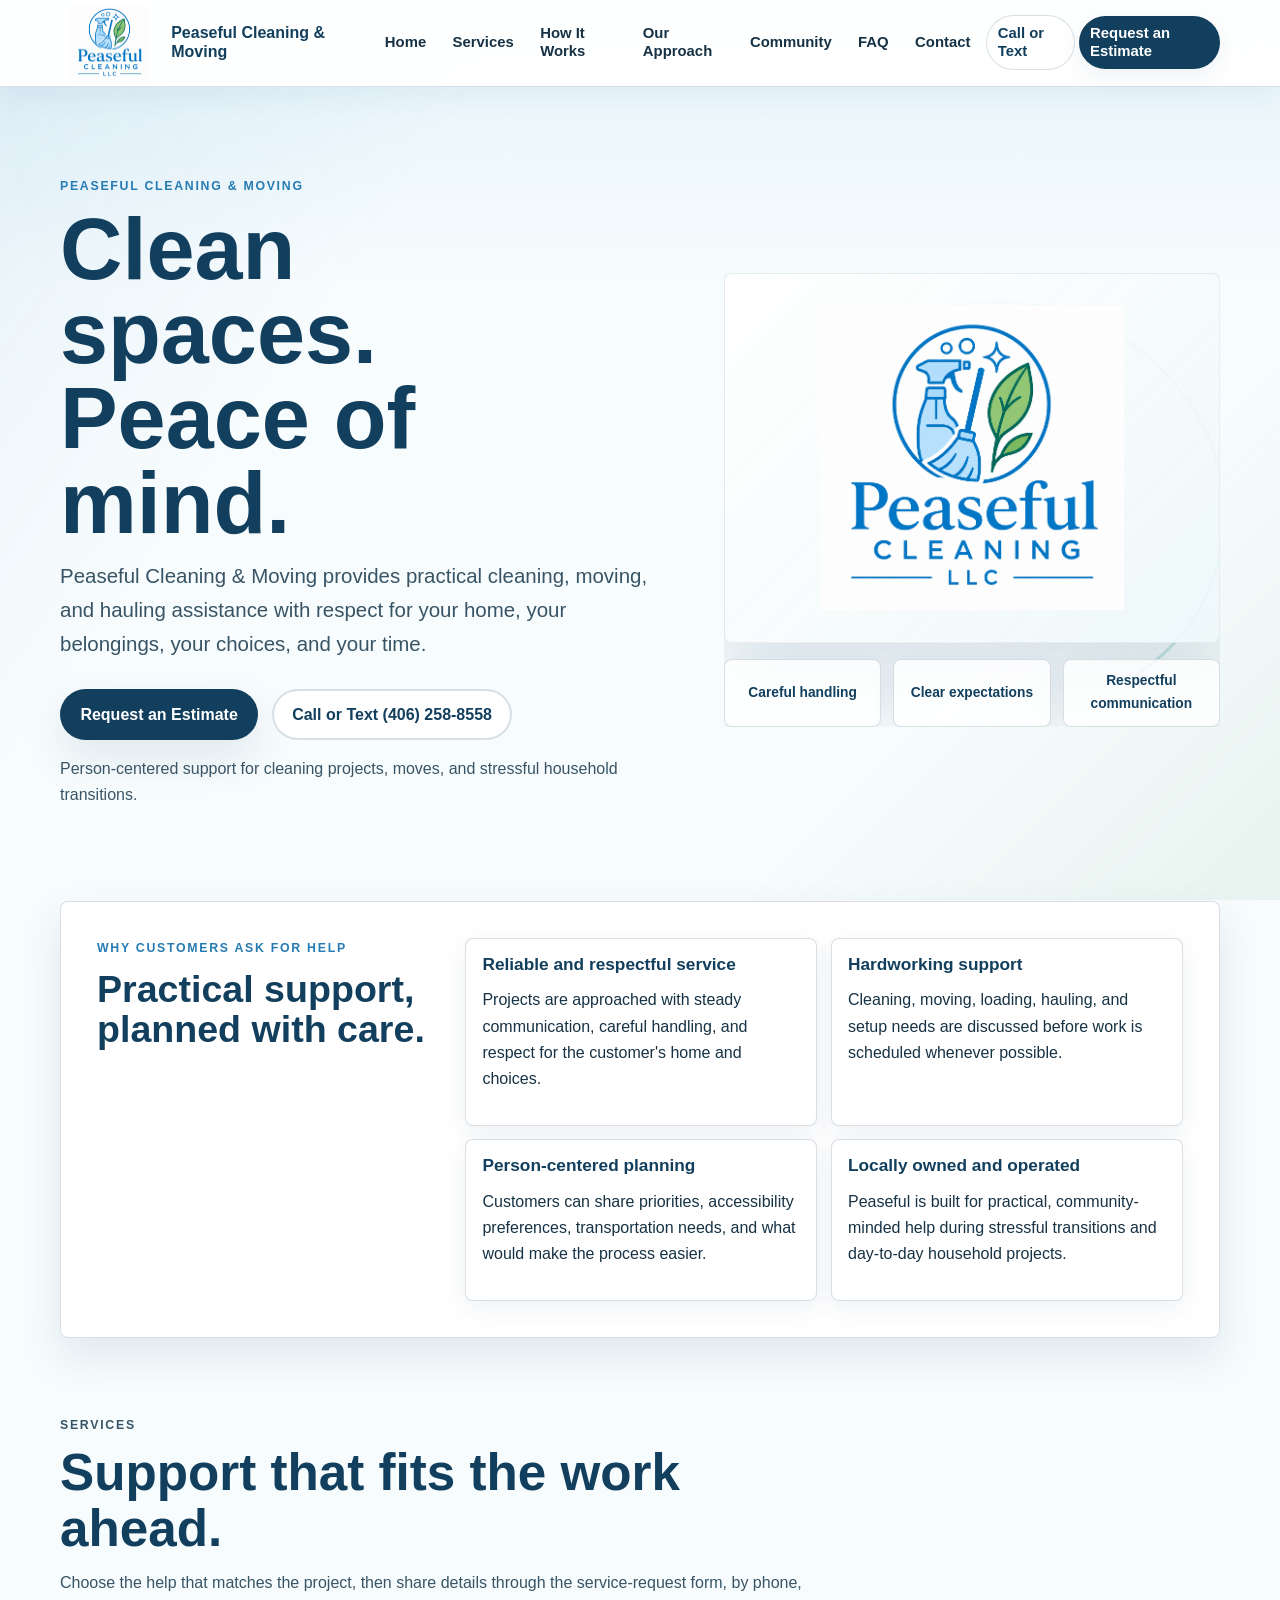
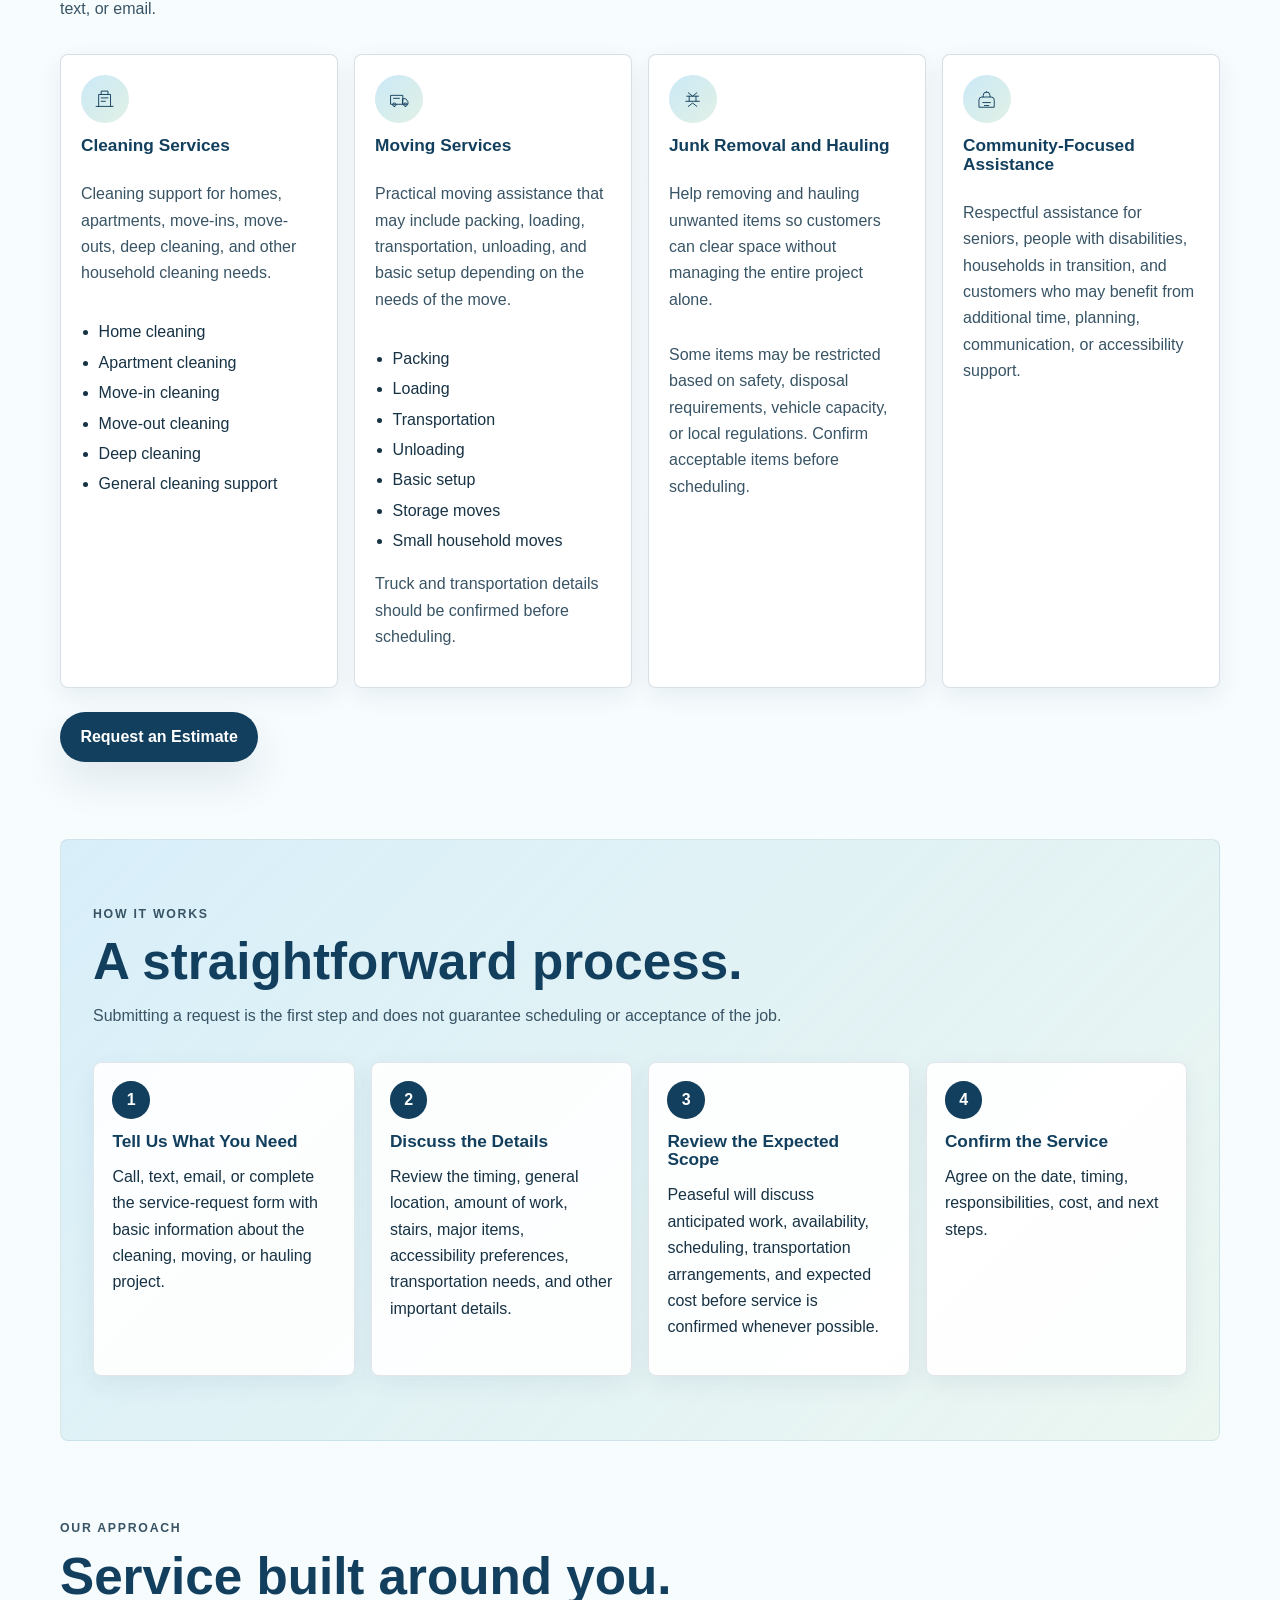
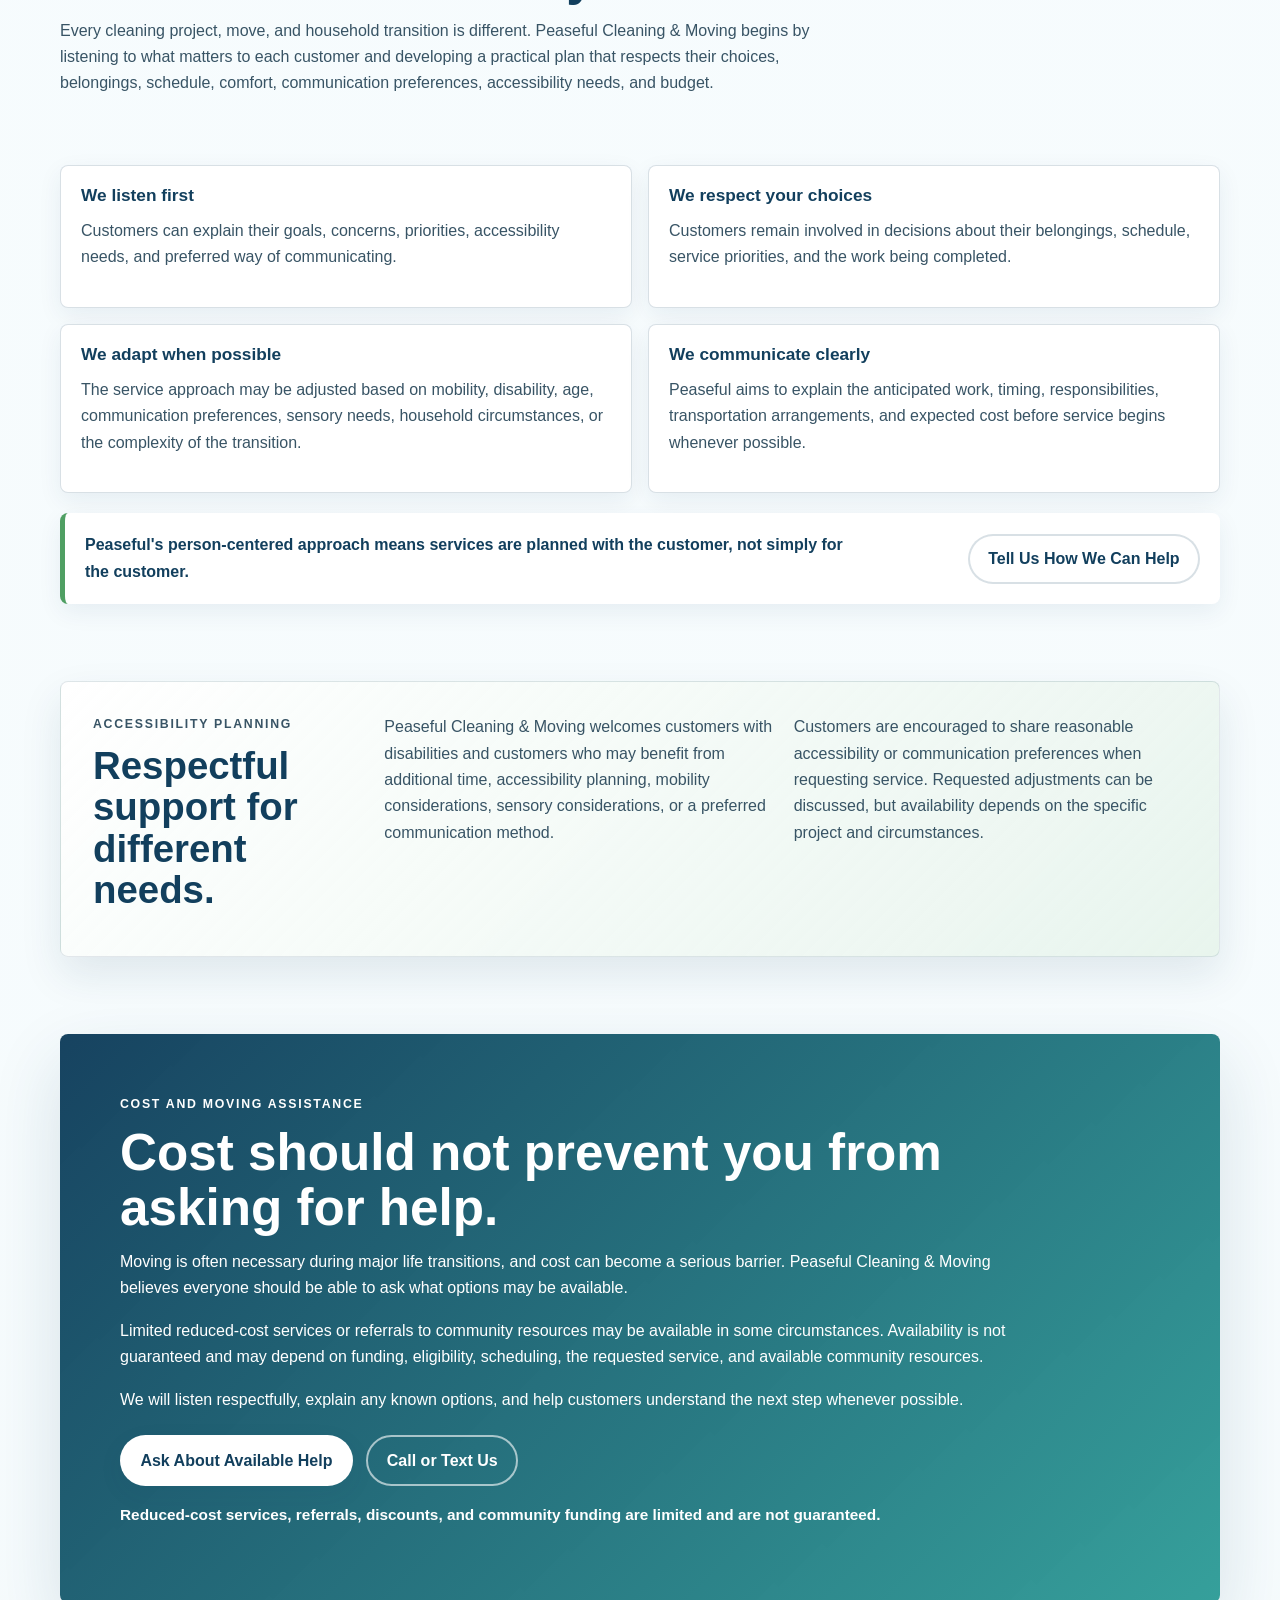
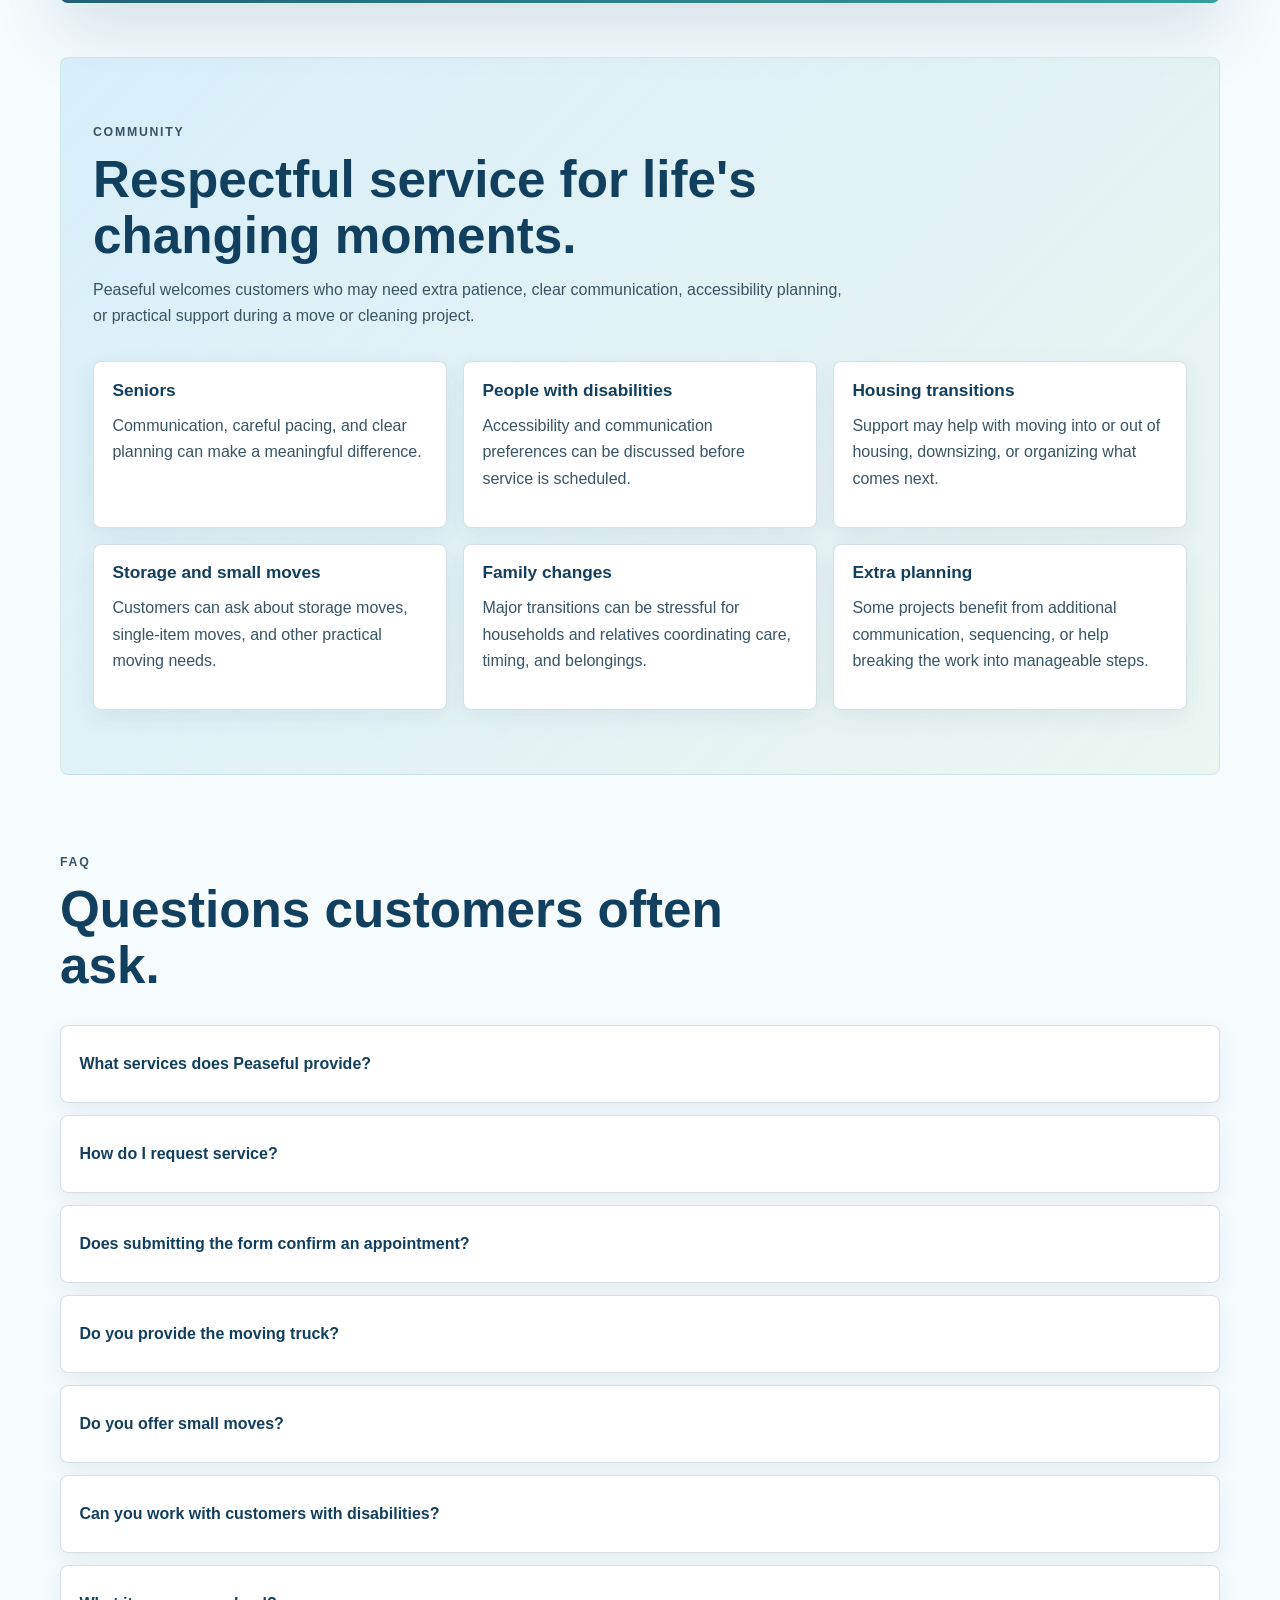
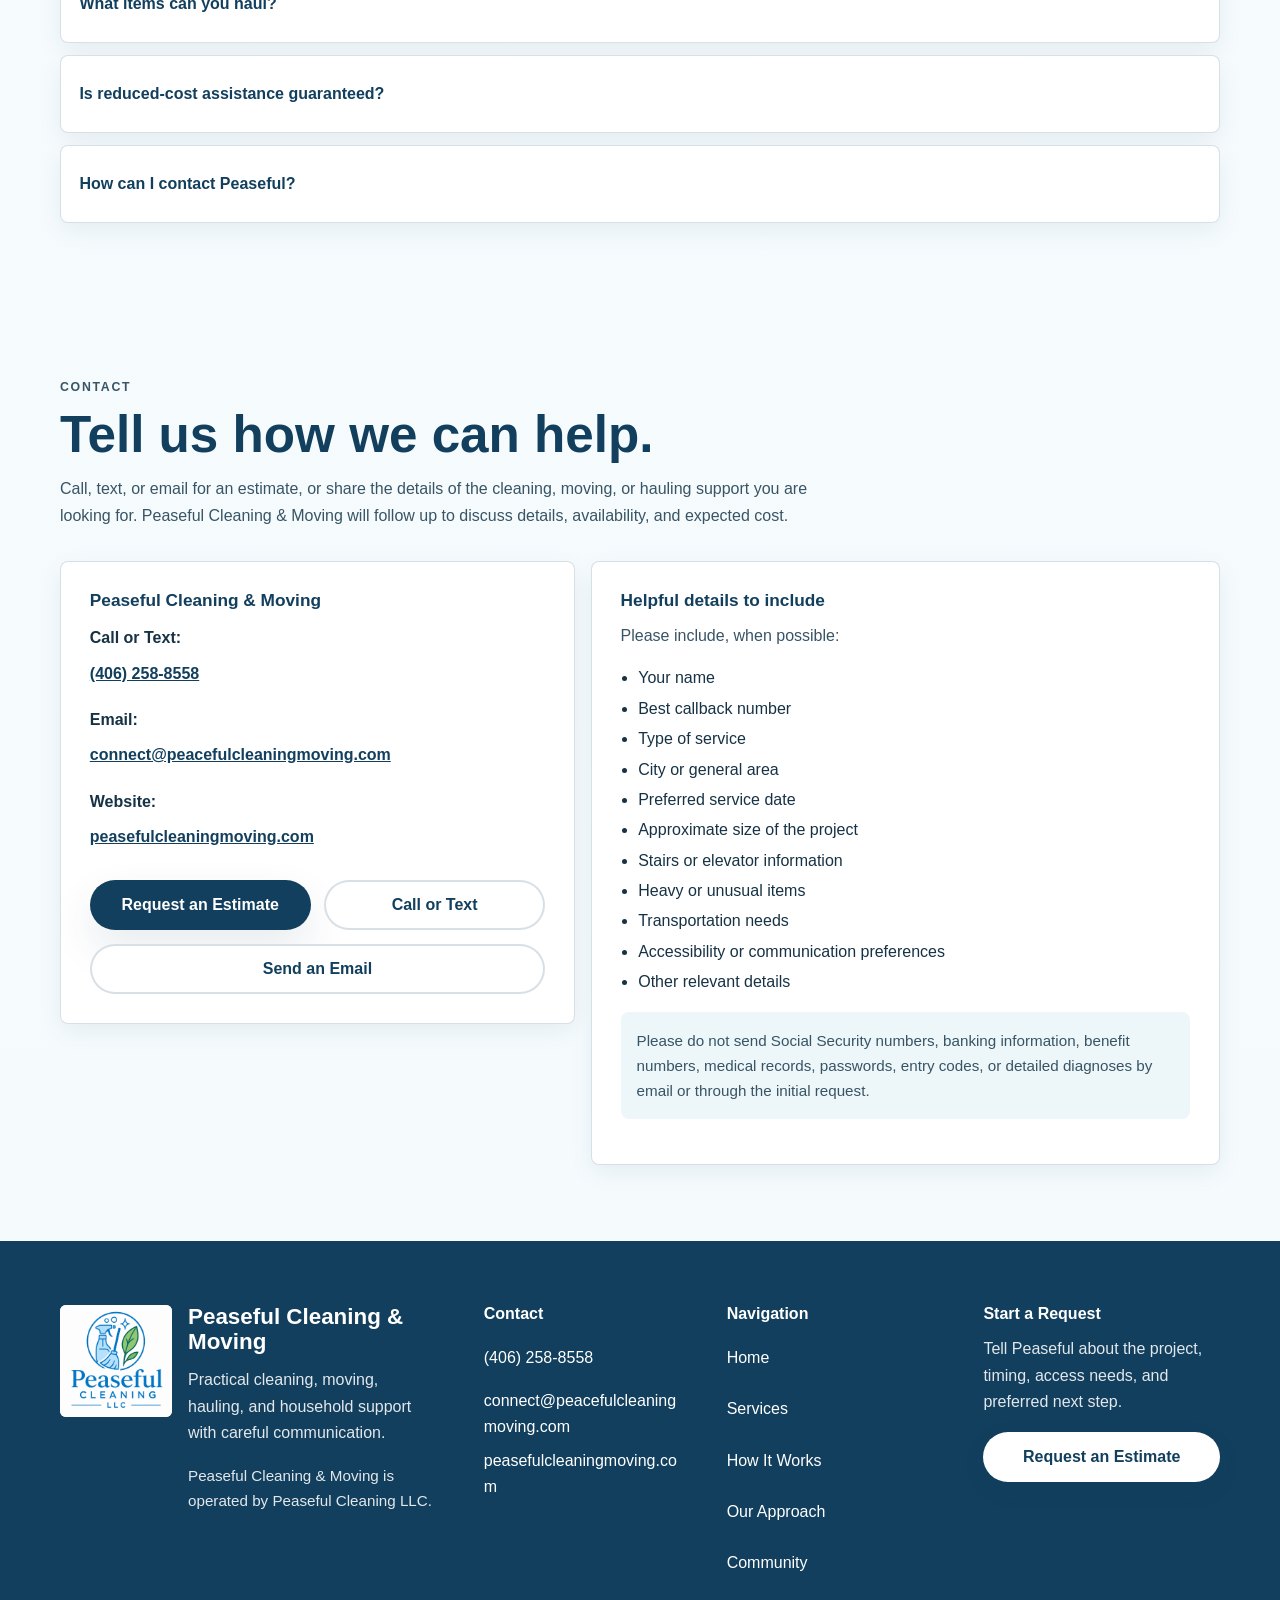
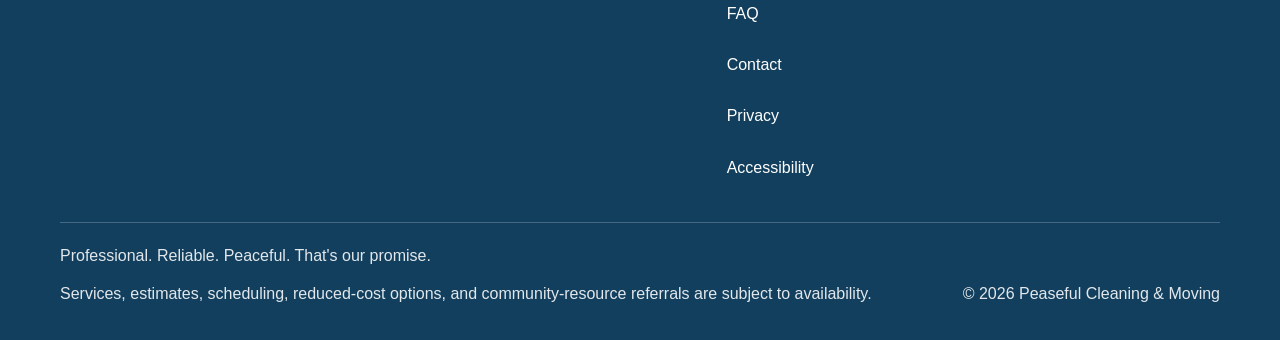
<file: index.html>
<!DOCTYPE html>
<!-- LIVE PEASEFUL BUILD: 2026-07-28-live-deployment-fix -->
<html lang="en">
  <head>
    <meta charset="UTF-8" />
    <meta name="viewport" content="width=device-width, initial-scale=1.0" />
    <title>Peaseful Cleaning &amp; Moving | Cleaning, Moving and Hauling Assistance</title>
    <meta
      name="description"
      content="Peaseful Cleaning &amp; Moving provides cleaning, moving, packing, loading, hauling, and person-centered practical assistance. Call or text (406) 258-8558 or request service online."
    />
    <meta name="robots" content="index, follow" />
    <meta name="site-version" content="2026-07-28-live-deployment-fix" />
    <meta property="og:title" content="Peaseful Cleaning &amp; Moving | Cleaning, Moving and Hauling Assistance" />
    <meta
      property="og:description"
      content="Practical cleaning, moving, packing, loading, hauling, and person-centered support for household transitions."
    />
    <meta property="og:type" content="website" />
    <meta property="og:url" content="https://peasefulcleaningmoving.com/" />
    <meta property="og:image" content="https://peasefulcleaningmoving.com/assets/images/Scottyupdatedlogo.png?v=20260728-2" />
    <meta name="twitter:card" content="summary_large_image" />
    <meta name="twitter:title" content="Peaseful Cleaning &amp; Moving | Cleaning, Moving and Hauling Assistance" />
    <meta
      name="twitter:description"
      content="Peaseful Cleaning &amp; Moving provides person-centered cleaning, moving, hauling, and practical household support."
    />
    <meta name="twitter:image" content="https://peasefulcleaningmoving.com/assets/images/Scottyupdatedlogo.png?v=20260728-2" />
    <link rel="canonical" href="https://peasefulcleaningmoving.com/" />
    <link rel="icon" href="assets/images/Scottyupdatedlogo.png?v=20260728-2" type="image/png" />
    <link rel="apple-touch-icon" href="assets/images/Scottyupdatedlogo.png?v=20260728-2" />
    <link rel="stylesheet" href="assets/css/styles.css?v=20260728-2" />
    <script src="assets/js/site-config.js?v=20260728-2"></script>
    <script type="application/ld+json">
      {
        "@context": "https://schema.org",
        "@type": "LocalBusiness",
        "name": "Peaseful Cleaning & Moving",
        "legalName": "Peaseful Cleaning LLC",
        "telephone": "+1-406-258-8558",
        "email": "connect@peacefulcleaningmoving.com",
        "url": "https://peasefulcleaningmoving.com/",
        "image": "https://peasefulcleaningmoving.com/assets/images/Scottyupdatedlogo.png?v=20260728-2",
        "description": "Cleaning, moving, packing, loading, hauling, and person-centered practical assistance.",
        "serviceType": [
          "Cleaning services",
          "Moving assistance",
          "Packing assistance",
          "Loading and unloading",
          "Junk removal and hauling",
          "Move-out support"
        ],
        "contactPoint": {
          "@type": "ContactPoint",
          "telephone": "+1-406-258-8558",
          "email": "connect@peacefulcleaningmoving.com",
          "contactType": "customer service",
          "url": "https://docs.google.com/forms/d/e/1FAIpQLSd6QsJS59XAuS-vF_X2EAfSVpB3HetuZB6QCgkYr1fngPyiOQ/viewform"
        }
      }
    </script>
  </head>
  <body class="no-js">
    <a class="skip-link" href="#main-content">Skip to content</a>

    <header class="site-header">
      <nav class="site-nav" aria-label="Primary">
        <a class="brand" href="index.html" aria-label="Peaseful Cleaning &amp; Moving home">
          <img src="assets/images/Scottyupdatedlogo.png?v=20260728-2" width="1254" height="1254" alt="Peaseful Cleaning &amp; Moving logo" />
          <span>Peaseful Cleaning &amp; Moving</span>
        </a>

        <button class="nav-toggle" type="button" aria-expanded="false" aria-controls="site-menu" aria-label="Toggle navigation">
          <span aria-hidden="true"></span>
          <span aria-hidden="true"></span>
          <span aria-hidden="true"></span>
        </button>

        <div id="site-menu" class="site-menu">
          <a href="#home">Home</a>
          <a href="#services">Services</a>
          <a href="#how-it-works">How It Works</a>
          <a href="#approach">Our Approach</a>
          <a href="#community">Community</a>
          <a href="#faq">FAQ</a>
          <a href="#contact">Contact</a>
          <a class="header-phone" href="tel:+14062588558">Call or Text</a>
          <a
            class="nav-cta"
            href="https://docs.google.com/forms/d/e/1FAIpQLSd6QsJS59XAuS-vF_X2EAfSVpB3HetuZB6QCgkYr1fngPyiOQ/viewform"
            target="_blank"
            rel="noopener noreferrer"
            aria-label="Request an Estimate, opens Google Form in a new tab"
          >Request an Estimate</a>
        </div>
      </nav>
    </header>

    <main id="main-content">
      <section id="home" class="hero section">
        <div class="hero-copy">
          <p class="eyebrow">Peaseful Cleaning &amp; Moving</p>
          <h1>Clean spaces. Peace of mind.</h1>
          <p class="hero-text">
            Peaseful Cleaning &amp; Moving provides practical cleaning, moving, and hauling assistance with respect for your home, your belongings, your choices, and your time.
          </p>
          <div class="hero-actions">
            <a
              class="button button-primary"
              href="https://docs.google.com/forms/d/e/1FAIpQLSd6QsJS59XAuS-vF_X2EAfSVpB3HetuZB6QCgkYr1fngPyiOQ/viewform"
              target="_blank"
              rel="noopener noreferrer"
              aria-label="Request an Estimate, opens Google Form in a new tab"
            >Request an Estimate</a>
            <a class="button button-secondary" href="tel:+14062588558">Call or Text (406) 258-8558</a>
          </div>
          <p class="hero-support">Person-centered support for cleaning projects, moves, and stressful household transitions.</p>
        </div>

        <div class="hero-media" aria-label="Brand visual">
          <div class="hero-logo-frame">
            <img class="hero-logo" src="assets/images/Scottyupdatedlogo.png?v=20260728-2" width="1254" height="1254" alt="Peaseful Cleaning &amp; Moving logo" />
          </div>
          <div class="hero-proof" aria-label="Service priorities">
            <span>Careful handling</span>
            <span>Clear expectations</span>
            <span>Respectful communication</span>
          </div>
        </div>
      </section>

      <section class="trust-band" aria-labelledby="trust-title">
        <div class="trust-heading">
          <p class="eyebrow">Why customers ask for help</p>
          <h2 id="trust-title">Practical support, planned with care.</h2>
        </div>
        <div class="trust-grid">
          <article>
            <h3>Reliable and respectful service</h3>
            <p>Projects are approached with steady communication, careful handling, and respect for the customer's home and choices.</p>
          </article>
          <article>
            <h3>Hardworking support</h3>
            <p>Cleaning, moving, loading, hauling, and setup needs are discussed before work is scheduled whenever possible.</p>
          </article>
          <article>
            <h3>Person-centered planning</h3>
            <p>Customers can share priorities, accessibility preferences, transportation needs, and what would make the process easier.</p>
          </article>
          <article>
            <h3>Locally owned and operated</h3>
            <p>Peaseful is built for practical, community-minded help during stressful transitions and day-to-day household projects.</p>
          </article>
        </div>
      </section>

      <section id="services" class="section">
        <div class="section-heading">
          <p class="eyebrow">Services</p>
          <h2>Support that fits the work ahead.</h2>
          <p>Choose the help that matches the project, then share details through the service-request form, by phone, text, or email.</p>
        </div>

        <div class="card-grid service-grid">
          <article class="service-card">
            <div class="service-icon" aria-hidden="true">
              <svg viewBox="0 0 64 64"><path d="M12 48h40"/><path d="M18 48V20h28v28"/><path d="M24 20V12h16v8"/><path d="M24 28h16"/><path d="M24 36h10"/></svg>
            </div>
            <h3>Cleaning Services</h3>
            <p>Cleaning support for homes, apartments, move-ins, move-outs, deep cleaning, and other household cleaning needs.</p>
            <ul>
              <li>Home cleaning</li>
              <li>Apartment cleaning</li>
              <li>Move-in cleaning</li>
              <li>Move-out cleaning</li>
              <li>Deep cleaning</li>
              <li>General cleaning support</li>
            </ul>
          </article>

          <article class="service-card">
            <div class="service-icon" aria-hidden="true">
              <svg viewBox="0 0 64 64"><path d="M14 43h28V22H14z"/><path d="M42 30h7l5 7v6H42z"/><path d="M22 48a4 4 0 1 0 0-8 4 4 0 0 0 0 8z"/><path d="M48 48a4 4 0 1 0 0-8 4 4 0 0 0 0 8z"/><path d="M20 29h14"/></svg>
            </div>
            <h3>Moving Services</h3>
            <p>Practical moving assistance that may include packing, loading, transportation, unloading, and basic setup depending on the needs of the move.</p>
            <ul>
              <li>Packing</li>
              <li>Loading</li>
              <li>Transportation</li>
              <li>Unloading</li>
              <li>Basic setup</li>
              <li>Storage moves</li>
              <li>Small household moves</li>
            </ul>
            <p class="service-note">Truck and transportation details should be confirmed before scheduling.</p>
          </article>

          <article class="service-card">
            <div class="service-icon" aria-hidden="true">
              <svg viewBox="0 0 64 64"><path d="M18 24h28"/><path d="M16 36h32"/><path d="M22 16l10 8 10-8"/><path d="M22 48l10-8 10 8"/><path d="M24 24v12"/><path d="M40 24v12"/></svg>
            </div>
            <h3>Junk Removal and Hauling</h3>
            <p>Help removing and hauling unwanted items so customers can clear space without managing the entire project alone.</p>
            <p class="service-note">Some items may be restricted based on safety, disposal requirements, vehicle capacity, or local regulations. Confirm acceptable items before scheduling.</p>
          </article>

          <article class="service-card">
            <div class="service-icon" aria-hidden="true">
              <svg viewBox="0 0 64 64"><path d="M32 14a8 8 0 0 1 8 8v4h3a7 7 0 0 1 7 7v17H14V33a7 7 0 0 1 7-7h3v-4a8 8 0 0 1 8-8z"/><path d="M24 26h16"/><path d="M23 39h18"/><path d="M27 46h10"/></svg>
            </div>
            <h3>Community-Focused Assistance</h3>
            <p>Respectful assistance for seniors, people with disabilities, households in transition, and customers who may benefit from additional time, planning, communication, or accessibility support.</p>
          </article>
        </div>

        <div class="section-actions">
          <a
            class="button button-primary"
            href="https://docs.google.com/forms/d/e/1FAIpQLSd6QsJS59XAuS-vF_X2EAfSVpB3HetuZB6QCgkYr1fngPyiOQ/viewform"
            target="_blank"
            rel="noopener noreferrer"
            aria-label="Request an Estimate for services, opens Google Form in a new tab"
          >Request an Estimate</a>
        </div>
      </section>

      <section id="how-it-works" class="section section-alt">
        <div class="section-heading">
          <p class="eyebrow">How It Works</p>
          <h2>A straightforward process.</h2>
          <p>Submitting a request is the first step and does not guarantee scheduling or acceptance of the job.</p>
        </div>

        <ol class="steps">
          <li>
            <span aria-hidden="true">1</span>
            <h3>Tell Us What You Need</h3>
            <p>Call, text, email, or complete the service-request form with basic information about the cleaning, moving, or hauling project.</p>
          </li>
          <li>
            <span aria-hidden="true">2</span>
            <h3>Discuss the Details</h3>
            <p>Review the timing, general location, amount of work, stairs, major items, accessibility preferences, transportation needs, and other important details.</p>
          </li>
          <li>
            <span aria-hidden="true">3</span>
            <h3>Review the Expected Scope</h3>
            <p>Peaseful will discuss anticipated work, availability, scheduling, transportation arrangements, and expected cost before service is confirmed whenever possible.</p>
          </li>
          <li>
            <span aria-hidden="true">4</span>
            <h3>Confirm the Service</h3>
            <p>Agree on the date, timing, responsibilities, cost, and next steps.</p>
          </li>
        </ol>
      </section>

      <section id="approach" class="section section-approach">
        <div class="section-heading">
          <p class="eyebrow">Our Approach</p>
          <h2>Service built around you.</h2>
          <p>Every cleaning project, move, and household transition is different. Peaseful Cleaning &amp; Moving begins by listening to what matters to each customer and developing a practical plan that respects their choices, belongings, schedule, comfort, communication preferences, accessibility needs, and budget.</p>
        </div>

        <div class="approach-grid">
          <article class="approach-card">
            <h3>We listen first</h3>
            <p>Customers can explain their goals, concerns, priorities, accessibility needs, and preferred way of communicating.</p>
          </article>
          <article class="approach-card">
            <h3>We respect your choices</h3>
            <p>Customers remain involved in decisions about their belongings, schedule, service priorities, and the work being completed.</p>
          </article>
          <article class="approach-card">
            <h3>We adapt when possible</h3>
            <p>The service approach may be adjusted based on mobility, disability, age, communication preferences, sensory needs, household circumstances, or the complexity of the transition.</p>
          </article>
          <article class="approach-card">
            <h3>We communicate clearly</h3>
            <p>Peaseful aims to explain the anticipated work, timing, responsibilities, transportation arrangements, and expected cost before service begins whenever possible.</p>
          </article>
        </div>

        <div class="approach-note">
          <p>Peaseful's person-centered approach means services are planned with the customer, not simply for the customer.</p>
          <a
            class="button button-secondary"
            href="https://docs.google.com/forms/d/e/1FAIpQLSd6QsJS59XAuS-vF_X2EAfSVpB3HetuZB6QCgkYr1fngPyiOQ/viewform"
            target="_blank"
            rel="noopener noreferrer"
            aria-label="Tell Us How We Can Help, opens Google Form in a new tab"
          >Tell Us How We Can Help</a>
        </div>
      </section>

      <section class="inclusion-band" aria-labelledby="inclusion-title">
        <div>
          <p class="eyebrow">Accessibility planning</p>
          <h2 id="inclusion-title">Respectful support for different needs.</h2>
        </div>
        <p>Peaseful Cleaning &amp; Moving welcomes customers with disabilities and customers who may benefit from additional time, accessibility planning, mobility considerations, sensory considerations, or a preferred communication method.</p>
        <p>Customers are encouraged to share reasonable accessibility or communication preferences when requesting service. Requested adjustments can be discussed, but availability depends on the specific project and circumstances.</p>
      </section>

      <section id="cost-assistance" class="affordability" aria-labelledby="assistance-title">
        <div class="affordability-content">
          <p class="eyebrow">Cost and moving assistance</p>
          <h2 id="assistance-title">Cost should not prevent you from asking for help.</h2>
          <p>Moving is often necessary during major life transitions, and cost can become a serious barrier. Peaseful Cleaning &amp; Moving believes everyone should be able to ask what options may be available.</p>
          <p>Limited reduced-cost services or referrals to community resources may be available in some circumstances. Availability is not guaranteed and may depend on funding, eligibility, scheduling, the requested service, and available community resources.</p>
          <p>We will listen respectfully, explain any known options, and help customers understand the next step whenever possible.</p>
          <div class="affordability-actions">
            <a
              class="button button-light"
              href="https://docs.google.com/forms/d/e/1FAIpQLSd6QsJS59XAuS-vF_X2EAfSVpB3HetuZB6QCgkYr1fngPyiOQ/viewform"
              target="_blank"
              rel="noopener noreferrer"
              aria-label="Ask About Available Help, opens Google Form in a new tab"
            >Ask About Available Help</a>
            <a class="button button-on-dark" href="tel:+14062588558">Call or Text Us</a>
          </div>
          <p class="disclaimer">Reduced-cost services, referrals, discounts, and community funding are limited and are not guaranteed.</p>
        </div>
      </section>

      <section id="community" class="section section-alt">
        <div class="section-heading">
          <p class="eyebrow">Community</p>
          <h2>Respectful service for life's changing moments.</h2>
          <p>Peaseful welcomes customers who may need extra patience, clear communication, accessibility planning, or practical support during a move or cleaning project.</p>
        </div>
        <div class="community-list">
          <article>
            <h3>Seniors</h3>
            <p>Communication, careful pacing, and clear planning can make a meaningful difference.</p>
          </article>
          <article>
            <h3>People with disabilities</h3>
            <p>Accessibility and communication preferences can be discussed before service is scheduled.</p>
          </article>
          <article>
            <h3>Housing transitions</h3>
            <p>Support may help with moving into or out of housing, downsizing, or organizing what comes next.</p>
          </article>
          <article>
            <h3>Storage and small moves</h3>
            <p>Customers can ask about storage moves, single-item moves, and other practical moving needs.</p>
          </article>
          <article>
            <h3>Family changes</h3>
            <p>Major transitions can be stressful for households and relatives coordinating care, timing, and belongings.</p>
          </article>
          <article>
            <h3>Extra planning</h3>
            <p>Some projects benefit from additional communication, sequencing, or help breaking the work into manageable steps.</p>
          </article>
        </div>
      </section>

      <section id="faq" class="section">
        <div class="section-heading">
          <p class="eyebrow">FAQ</p>
          <h2>Questions customers often ask.</h2>
        </div>
        <div class="faq-list">
          <details>
            <summary>What services does Peaseful provide?</summary>
            <p>Services may include cleaning, moving, packing, loading, transportation, unloading, basic setup, junk removal, and hauling assistance.</p>
          </details>
          <details>
            <summary>How do I request service?</summary>
            <p>Customers may complete the <a href="https://docs.google.com/forms/d/e/1FAIpQLSd6QsJS59XAuS-vF_X2EAfSVpB3HetuZB6QCgkYr1fngPyiOQ/viewform" target="_blank" rel="noopener noreferrer" aria-label="Google service request form, opens in a new tab">service-request form</a>, call or text <a href="tel:+14062588558">(406) 258-8558</a>, or email <a href="mailto:connect@peacefulcleaningmoving.com">connect@peacefulcleaningmoving.com</a>.</p>
          </details>
          <details>
            <summary>Does submitting the form confirm an appointment?</summary>
            <p>No. Submitting a request allows Peaseful to review the project and follow up about details, pricing, scheduling, and availability.</p>
          </details>
          <details>
            <summary>Do you provide the moving truck?</summary>
            <p>Transportation arrangements depend on the specific project. Describe your transportation needs when requesting service so the details can be confirmed.</p>
          </details>
          <details>
            <summary>Do you offer small moves?</summary>
            <p>Customers are encouraged to ask about small moves, storage moves, single-item moves, and other projects. Availability depends on scheduling and the work requested.</p>
          </details>
          <details>
            <summary>Can you work with customers with disabilities?</summary>
            <p>Peaseful welcomes customers who may benefit from additional time, accessibility planning, mobility considerations, sensory accommodations, or a preferred communication method. Customers are encouraged to share reasonable preferences when requesting service.</p>
          </details>
          <details>
            <summary>What items can you haul?</summary>
            <p>Accepted items depend on safety, capacity, disposal rules, and local regulations. Customers should describe the items before scheduling.</p>
          </details>
          <details>
            <summary>Is reduced-cost assistance guaranteed?</summary>
            <p>No. Reduced-cost services, referrals, discounts, and community funding are limited and are not guaranteed.</p>
          </details>
          <details>
            <summary>How can I contact Peaseful?</summary>
            <p>Call or text <a href="tel:+14062588558">(406) 258-8558</a>, email <a href="mailto:connect@peacefulcleaningmoving.com">connect@peacefulcleaningmoving.com</a>, visit <a href="https://peasefulcleaningmoving.com/">peasefulcleaningmoving.com</a>, or complete the <a href="https://docs.google.com/forms/d/e/1FAIpQLSd6QsJS59XAuS-vF_X2EAfSVpB3HetuZB6QCgkYr1fngPyiOQ/viewform" target="_blank" rel="noopener noreferrer" aria-label="Google service request form, opens in a new tab">service-request form</a>.</p>
          </details>
        </div>
      </section>

      <section id="contact" class="section contact-section">
        <div class="section-heading">
          <p class="eyebrow">Contact</p>
          <h2>Tell us how we can help.</h2>
          <p>Call, text, or email for an estimate, or share the details of the cleaning, moving, or hauling support you are looking for. Peaseful Cleaning &amp; Moving will follow up to discuss details, availability, and expected cost.</p>
        </div>

        <div class="contact-layout">
          <div class="contact-panel">
            <h3>Peaseful Cleaning &amp; Moving</h3>
            <address class="contact-methods">
              <p><span>Call or Text:</span> <a href="tel:+14062588558">(406) 258-8558</a></p>
              <p><span>Email:</span> <a href="mailto:connect@peacefulcleaningmoving.com">connect@peacefulcleaningmoving.com</a></p>
              <p><span>Website:</span> <a href="https://peasefulcleaningmoving.com/">peasefulcleaningmoving.com</a></p>
            </address>
            <div class="contact-actions">
              <a
                class="button button-primary"
                href="https://docs.google.com/forms/d/e/1FAIpQLSd6QsJS59XAuS-vF_X2EAfSVpB3HetuZB6QCgkYr1fngPyiOQ/viewform"
                target="_blank"
                rel="noopener noreferrer"
                aria-label="Request an Estimate, opens Google Form in a new tab"
              >Request an Estimate</a>
              <a class="button button-secondary" href="tel:+14062588558">Call or Text</a>
              <a class="button button-secondary" href="mailto:connect@peacefulcleaningmoving.com?subject=Service%20Inquiry%20for%20Peaseful%20Cleaning%20%26%20Moving">Send an Email</a>
            </div>
          </div>

          <div class="details-panel">
            <h3>Helpful details to include</h3>
            <p>Please include, when possible:</p>
            <ul class="checklist">
              <li>Your name</li>
              <li>Best callback number</li>
              <li>Type of service</li>
              <li>City or general area</li>
              <li>Preferred service date</li>
              <li>Approximate size of the project</li>
              <li>Stairs or elevator information</li>
              <li>Heavy or unusual items</li>
              <li>Transportation needs</li>
              <li>Accessibility or communication preferences</li>
              <li>Other relevant details</li>
            </ul>
            <p class="contact-note">Please do not send Social Security numbers, banking information, benefit numbers, medical records, passwords, entry codes, or detailed diagnoses by email or through the initial request.</p>
          </div>
        </div>
      </section>
    </main>

    <footer class="site-footer" data-build="2026-07-28-live-deployment-fix">
      <div class="footer-grid">
        <div class="footer-brand">
          <img src="assets/images/Scottyupdatedlogo.png?v=20260728-2" width="1254" height="1254" alt="Peaseful Cleaning &amp; Moving logo" />
          <div>
            <h2>Peaseful Cleaning &amp; Moving</h2>
            <p>Practical cleaning, moving, hauling, and household support with careful communication.</p>
            <p class="legal-note">Peaseful Cleaning &amp; Moving is operated by Peaseful Cleaning LLC.</p>
          </div>
        </div>

        <div class="footer-column">
          <h3>Contact</h3>
          <ul>
            <li><a href="tel:+14062588558">(406) 258-8558</a></li>
            <li><a href="mailto:connect@peacefulcleaningmoving.com">connect@peacefulcleaningmoving.com</a></li>
            <li><a href="https://peasefulcleaningmoving.com/">peasefulcleaningmoving.com</a></li>
          </ul>
        </div>

        <div class="footer-column">
          <h3>Navigation</h3>
          <ul>
            <li><a href="#home">Home</a></li>
            <li><a href="#services">Services</a></li>
            <li><a href="#how-it-works">How It Works</a></li>
            <li><a href="#approach">Our Approach</a></li>
            <li><a href="#community">Community</a></li>
            <li><a href="#faq">FAQ</a></li>
            <li><a href="#contact">Contact</a></li>
            <li><a href="privacy.html">Privacy</a></li>
            <li><a href="accessibility.html">Accessibility</a></li>
          </ul>
        </div>

        <div class="footer-column footer-cta">
          <h3>Start a Request</h3>
          <p>Tell Peaseful about the project, timing, access needs, and preferred next step.</p>
          <a
            class="button button-light"
            href="https://docs.google.com/forms/d/e/1FAIpQLSd6QsJS59XAuS-vF_X2EAfSVpB3HetuZB6QCgkYr1fngPyiOQ/viewform"
            target="_blank"
            rel="noopener noreferrer"
            aria-label="Request an Estimate, opens Google Form in a new tab"
          >Request an Estimate</a>
        </div>
      </div>
      <div class="footer-bottom">
        <p>Professional. Reliable. Peaceful. That's our promise.</p>
        <p>Services, estimates, scheduling, reduced-cost options, and community-resource referrals are subject to availability.</p>
        <p>&copy; <span data-year></span> Peaseful Cleaning &amp; Moving</p>
      </div>
    </footer>

    <script src="assets/js/main.js?v=20260728-2"></script>
  </body>
</html>
</file>
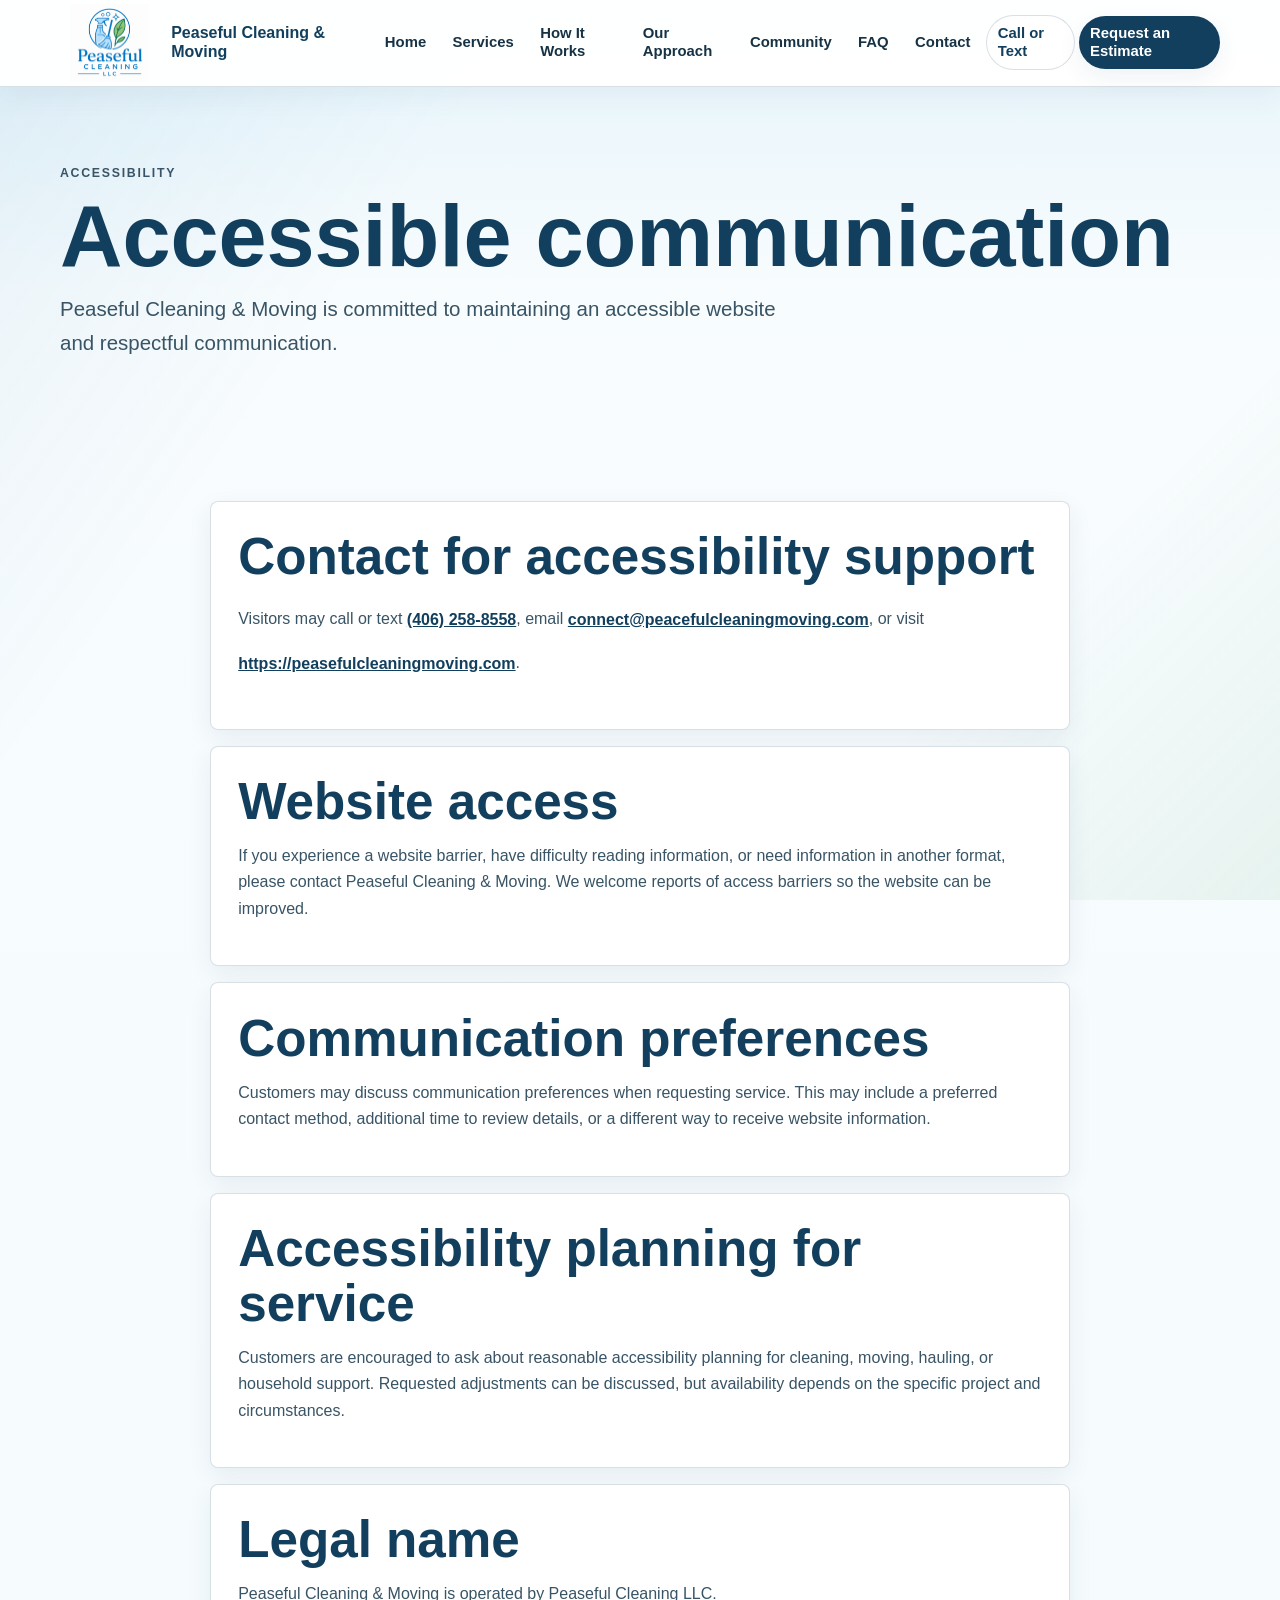
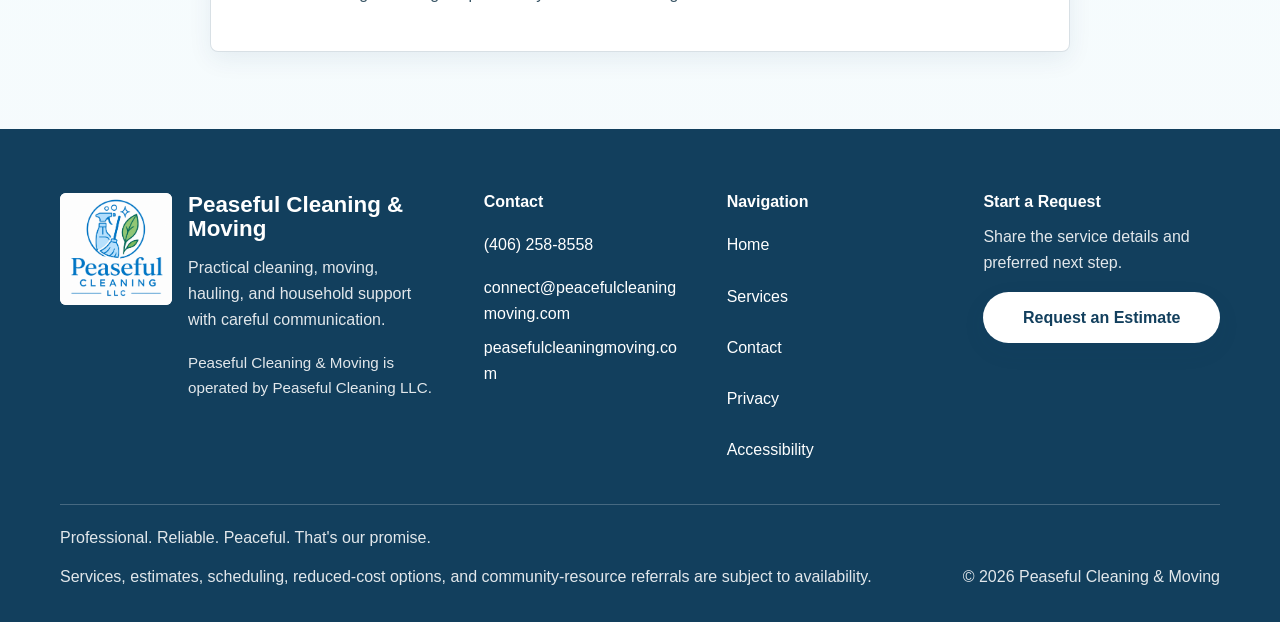
<file: accessibility.html>
<!DOCTYPE html>
<html lang="en">
  <head>
    <meta charset="UTF-8" />
    <meta name="viewport" content="width=device-width, initial-scale=1.0" />
    <title>Accessibility | Peaseful Cleaning &amp; Moving</title>
    <meta name="description" content="Accessibility information for the Peaseful Cleaning &amp; Moving website." />
    <meta name="robots" content="index, follow" />
    <meta name="site-version" content="2026-07-28-live-deployment-fix" />
    <meta property="og:title" content="Accessibility | Peaseful Cleaning &amp; Moving" />
    <meta property="og:description" content="Accessibility information for the Peaseful Cleaning &amp; Moving website." />
    <meta property="og:type" content="website" />
    <meta property="og:url" content="https://peasefulcleaningmoving.com/accessibility.html" />
    <meta property="og:image" content="https://peasefulcleaningmoving.com/assets/images/Scottyupdatedlogo.png?v=20260728-2" />
    <link rel="canonical" href="https://peasefulcleaningmoving.com/accessibility.html" />
    <link rel="icon" href="assets/images/Scottyupdatedlogo.png?v=20260728-2" type="image/png" />
    <link rel="apple-touch-icon" href="assets/images/Scottyupdatedlogo.png?v=20260728-2" />
    <link rel="stylesheet" href="assets/css/styles.css?v=20260728-2" />
    <script src="assets/js/site-config.js?v=20260728-2"></script>
  </head>
  <body class="no-js">
    <a class="skip-link" href="#main-content">Skip to content</a>

    <header class="site-header">
      <nav class="site-nav" aria-label="Primary">
        <a class="brand" href="index.html" aria-label="Peaseful Cleaning &amp; Moving home">
          <img src="assets/images/Scottyupdatedlogo.png?v=20260728-2" width="1254" height="1254" alt="Peaseful Cleaning &amp; Moving logo" />
          <span>Peaseful Cleaning &amp; Moving</span>
        </a>
        <button class="nav-toggle" type="button" aria-expanded="false" aria-controls="site-menu" aria-label="Toggle navigation">
          <span aria-hidden="true"></span>
          <span aria-hidden="true"></span>
          <span aria-hidden="true"></span>
        </button>
        <div id="site-menu" class="site-menu">
          <a href="index.html#home">Home</a>
          <a href="index.html#services">Services</a>
          <a href="index.html#how-it-works">How It Works</a>
          <a href="index.html#approach">Our Approach</a>
          <a href="index.html#community">Community</a>
          <a href="index.html#faq">FAQ</a>
          <a href="index.html#contact">Contact</a>
          <a class="header-phone" href="tel:+14062588558">Call or Text</a>
          <a
            class="nav-cta"
            href="https://docs.google.com/forms/d/e/1FAIpQLSd6QsJS59XAuS-vF_X2EAfSVpB3HetuZB6QCgkYr1fngPyiOQ/viewform"
            target="_blank"
            rel="noopener noreferrer"
            aria-label="Request an Estimate, opens Google Form in a new tab"
          >Request an Estimate</a>
        </div>
      </nav>
    </header>

    <main id="main-content" class="legal-page">
      <section class="section legal-hero">
        <p class="eyebrow">Accessibility</p>
        <h1>Accessible communication</h1>
        <p class="hero-text">Peaseful Cleaning &amp; Moving is committed to maintaining an accessible website and respectful communication.</p>
      </section>

      <section class="section legal-content" aria-label="Accessibility details">
        <div class="legal-card">
          <h2>Contact for accessibility support</h2>
          <p>Visitors may call or text <a href="tel:+14062588558">(406) 258-8558</a>, email <a href="mailto:connect@peacefulcleaningmoving.com">connect@peacefulcleaningmoving.com</a>, or visit <a href="https://peasefulcleaningmoving.com/">https://peasefulcleaningmoving.com</a>.</p>
        </div>

        <div class="legal-card">
          <h2>Website access</h2>
          <p>If you experience a website barrier, have difficulty reading information, or need information in another format, please contact Peaseful Cleaning &amp; Moving. We welcome reports of access barriers so the website can be improved.</p>
        </div>

        <div class="legal-card">
          <h2>Communication preferences</h2>
          <p>Customers may discuss communication preferences when requesting service. This may include a preferred contact method, additional time to review details, or a different way to receive website information.</p>
        </div>

        <div class="legal-card">
          <h2>Accessibility planning for service</h2>
          <p>Customers are encouraged to ask about reasonable accessibility planning for cleaning, moving, hauling, or household support. Requested adjustments can be discussed, but availability depends on the specific project and circumstances.</p>
        </div>

        <div class="legal-card">
          <h2>Legal name</h2>
          <p>Peaseful Cleaning &amp; Moving is operated by Peaseful Cleaning LLC.</p>
        </div>

      </section>
    </main>

    <footer class="site-footer" data-build="2026-07-28-live-deployment-fix">
      <div class="footer-grid">
        <div class="footer-brand">
          <img src="assets/images/Scottyupdatedlogo.png?v=20260728-2" width="1254" height="1254" alt="Peaseful Cleaning &amp; Moving logo" />
          <div>
            <h2>Peaseful Cleaning &amp; Moving</h2>
            <p>Practical cleaning, moving, hauling, and household support with careful communication.</p>
            <p class="legal-note">Peaseful Cleaning &amp; Moving is operated by Peaseful Cleaning LLC.</p>
          </div>
        </div>
        <div class="footer-column">
          <h3>Contact</h3>
          <ul>
            <li><a href="tel:+14062588558">(406) 258-8558</a></li>
            <li><a href="mailto:connect@peacefulcleaningmoving.com">connect@peacefulcleaningmoving.com</a></li>
            <li><a href="https://peasefulcleaningmoving.com/">peasefulcleaningmoving.com</a></li>
          </ul>
        </div>
        <div class="footer-column">
          <h3>Navigation</h3>
          <ul>
            <li><a href="index.html#home">Home</a></li>
            <li><a href="index.html#services">Services</a></li>
            <li><a href="index.html#contact">Contact</a></li>
            <li><a href="privacy.html">Privacy</a></li>
            <li><a href="accessibility.html">Accessibility</a></li>
          </ul>
        </div>
        <div class="footer-column footer-cta">
          <h3>Start a Request</h3>
          <p>Share the service details and preferred next step.</p>
          <a
            class="button button-light"
            href="https://docs.google.com/forms/d/e/1FAIpQLSd6QsJS59XAuS-vF_X2EAfSVpB3HetuZB6QCgkYr1fngPyiOQ/viewform"
            target="_blank"
            rel="noopener noreferrer"
            aria-label="Request an Estimate, opens Google Form in a new tab"
          >Request an Estimate</a>
        </div>
      </div>
      <div class="footer-bottom">
        <p>Professional. Reliable. Peaceful. That's our promise.</p>
        <p>Services, estimates, scheduling, reduced-cost options, and community-resource referrals are subject to availability.</p>
        <p>&copy; <span data-year></span> Peaseful Cleaning &amp; Moving</p>
      </div>
    </footer>

    <script src="assets/js/main.js?v=20260728-2"></script>
  </body>
</html>
</file>
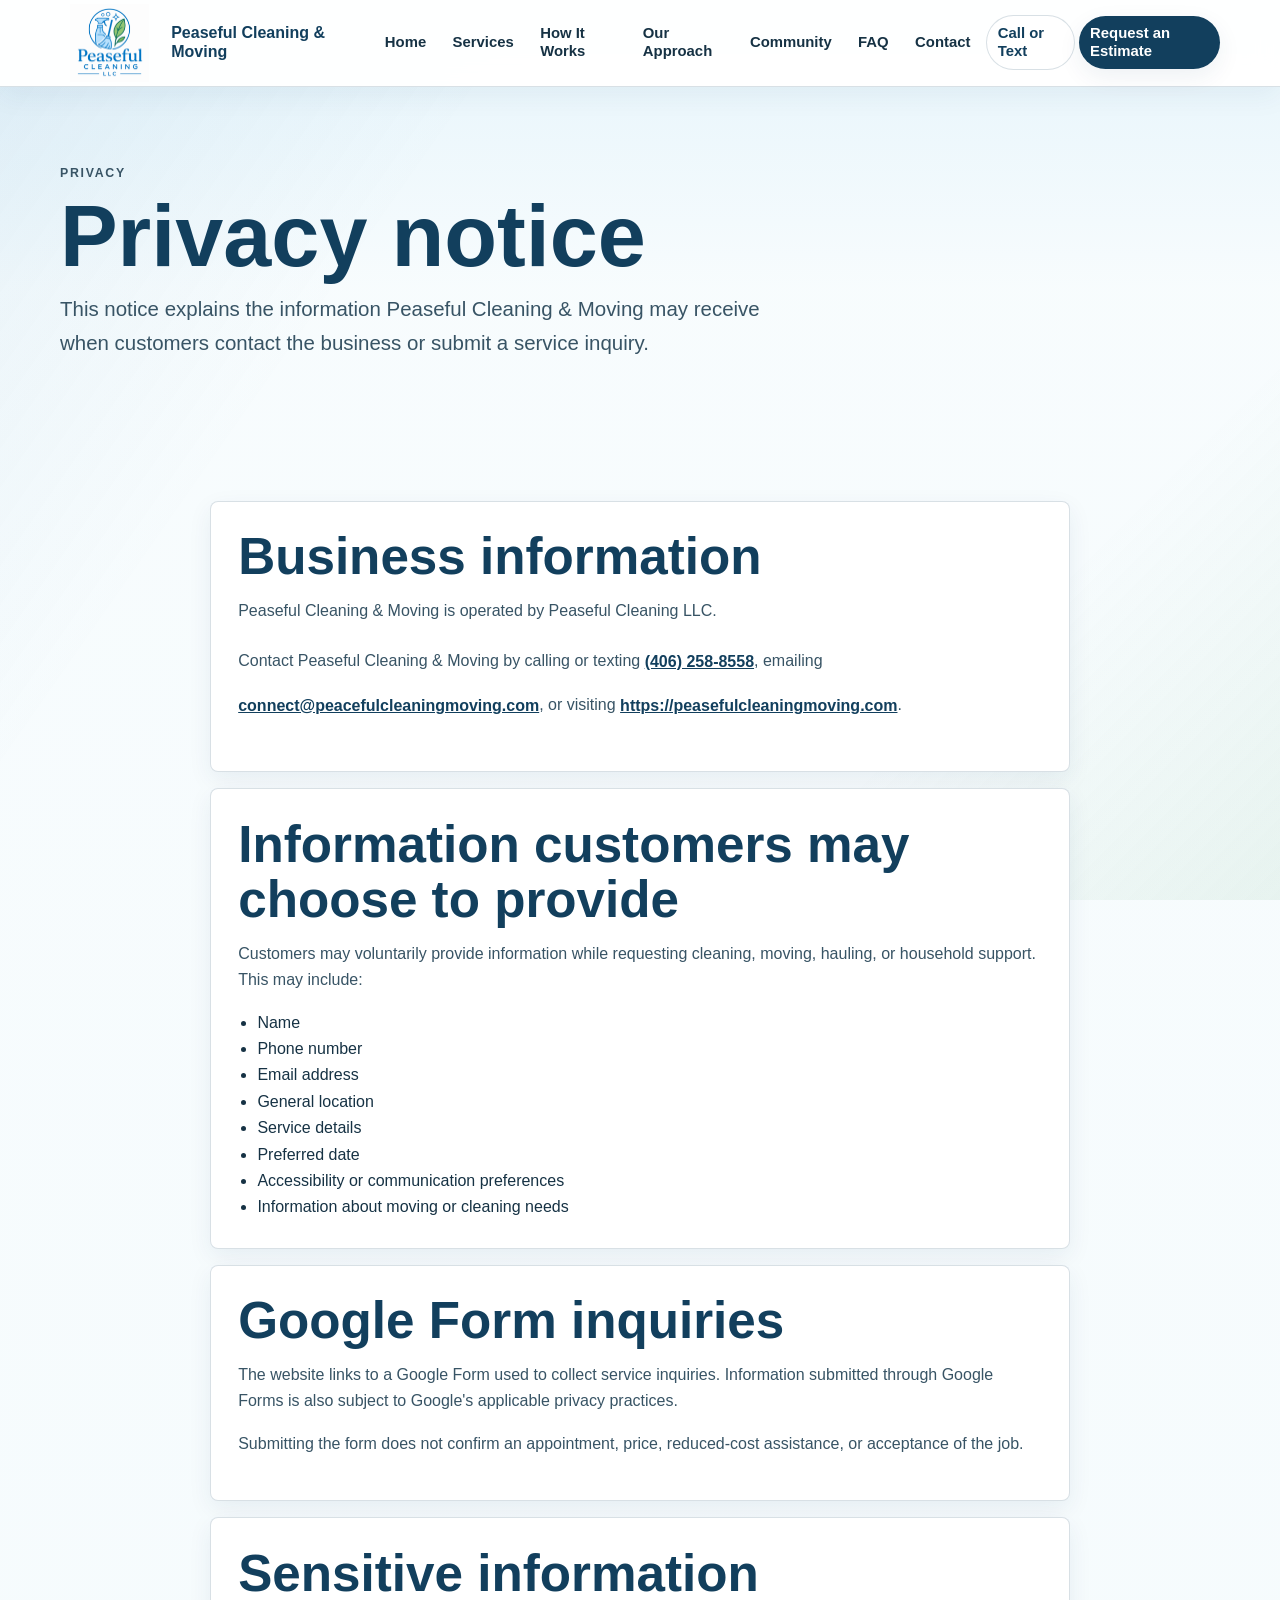
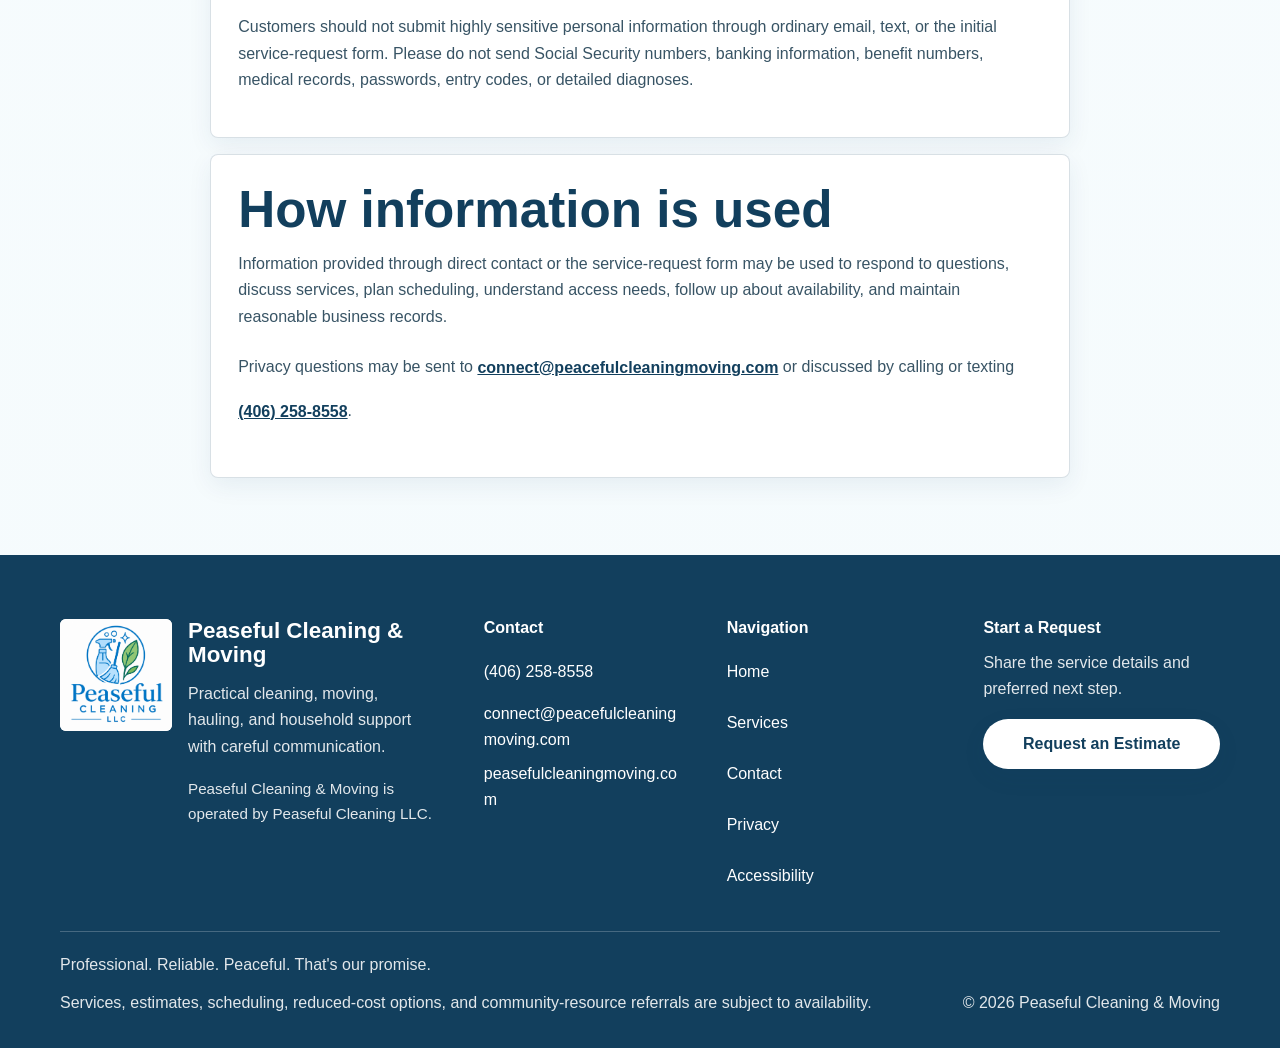
<file: privacy.html>
<!DOCTYPE html>
<html lang="en">
  <head>
    <meta charset="UTF-8" />
    <meta name="viewport" content="width=device-width, initial-scale=1.0" />
    <title>Privacy | Peaseful Cleaning &amp; Moving</title>
    <meta name="description" content="Privacy notice for Peaseful Cleaning &amp; Moving." />
    <meta name="robots" content="index, follow" />
    <meta name="site-version" content="2026-07-28-live-deployment-fix" />
    <meta property="og:title" content="Privacy | Peaseful Cleaning &amp; Moving" />
    <meta property="og:description" content="Privacy notice for Peaseful Cleaning &amp; Moving." />
    <meta property="og:type" content="website" />
    <meta property="og:url" content="https://peasefulcleaningmoving.com/privacy.html" />
    <meta property="og:image" content="https://peasefulcleaningmoving.com/assets/images/Scottyupdatedlogo.png?v=20260728-2" />
    <link rel="canonical" href="https://peasefulcleaningmoving.com/privacy.html" />
    <link rel="icon" href="assets/images/Scottyupdatedlogo.png?v=20260728-2" type="image/png" />
    <link rel="apple-touch-icon" href="assets/images/Scottyupdatedlogo.png?v=20260728-2" />
    <link rel="stylesheet" href="assets/css/styles.css?v=20260728-2" />
    <script src="assets/js/site-config.js?v=20260728-2"></script>
  </head>
  <body class="no-js">
    <a class="skip-link" href="#main-content">Skip to content</a>

    <header class="site-header">
      <nav class="site-nav" aria-label="Primary">
        <a class="brand" href="index.html" aria-label="Peaseful Cleaning &amp; Moving home">
          <img src="assets/images/Scottyupdatedlogo.png?v=20260728-2" width="1254" height="1254" alt="Peaseful Cleaning &amp; Moving logo" />
          <span>Peaseful Cleaning &amp; Moving</span>
        </a>
        <button class="nav-toggle" type="button" aria-expanded="false" aria-controls="site-menu" aria-label="Toggle navigation">
          <span aria-hidden="true"></span>
          <span aria-hidden="true"></span>
          <span aria-hidden="true"></span>
        </button>
        <div id="site-menu" class="site-menu">
          <a href="index.html#home">Home</a>
          <a href="index.html#services">Services</a>
          <a href="index.html#how-it-works">How It Works</a>
          <a href="index.html#approach">Our Approach</a>
          <a href="index.html#community">Community</a>
          <a href="index.html#faq">FAQ</a>
          <a href="index.html#contact">Contact</a>
          <a class="header-phone" href="tel:+14062588558">Call or Text</a>
          <a
            class="nav-cta"
            href="https://docs.google.com/forms/d/e/1FAIpQLSd6QsJS59XAuS-vF_X2EAfSVpB3HetuZB6QCgkYr1fngPyiOQ/viewform"
            target="_blank"
            rel="noopener noreferrer"
            aria-label="Request an Estimate, opens Google Form in a new tab"
          >Request an Estimate</a>
        </div>
      </nav>
    </header>

    <main id="main-content" class="legal-page">
      <section class="section legal-hero">
        <p class="eyebrow">Privacy</p>
        <h1>Privacy notice</h1>
        <p class="hero-text">This notice explains the information Peaseful Cleaning &amp; Moving may receive when customers contact the business or submit a service inquiry.</p>
      </section>

      <section class="section legal-content" aria-label="Privacy details">
        <div class="legal-card">
          <h2>Business information</h2>
          <p>Peaseful Cleaning &amp; Moving is operated by Peaseful Cleaning LLC.</p>
          <p>Contact Peaseful Cleaning &amp; Moving by calling or texting <a href="tel:+14062588558">(406) 258-8558</a>, emailing <a href="mailto:connect@peacefulcleaningmoving.com">connect@peacefulcleaningmoving.com</a>, or visiting <a href="https://peasefulcleaningmoving.com/">https://peasefulcleaningmoving.com</a>.</p>
        </div>

        <div class="legal-card">
          <h2>Information customers may choose to provide</h2>
          <p>Customers may voluntarily provide information while requesting cleaning, moving, hauling, or household support. This may include:</p>
          <ul>
            <li>Name</li>
            <li>Phone number</li>
            <li>Email address</li>
            <li>General location</li>
            <li>Service details</li>
            <li>Preferred date</li>
            <li>Accessibility or communication preferences</li>
            <li>Information about moving or cleaning needs</li>
          </ul>
        </div>

        <div class="legal-card">
          <h2>Google Form inquiries</h2>
          <p>The website links to a Google Form used to collect service inquiries. Information submitted through Google Forms is also subject to Google's applicable privacy practices.</p>
          <p>Submitting the form does not confirm an appointment, price, reduced-cost assistance, or acceptance of the job.</p>
        </div>

        <div class="legal-card">
          <h2>Sensitive information</h2>
          <p>Customers should not submit highly sensitive personal information through ordinary email, text, or the initial service-request form. Please do not send Social Security numbers, banking information, benefit numbers, medical records, passwords, entry codes, or detailed diagnoses.</p>
        </div>

        <div class="legal-card">
          <h2>How information is used</h2>
          <p>Information provided through direct contact or the service-request form may be used to respond to questions, discuss services, plan scheduling, understand access needs, follow up about availability, and maintain reasonable business records.</p>
          <p>Privacy questions may be sent to <a href="mailto:connect@peacefulcleaningmoving.com">connect@peacefulcleaningmoving.com</a> or discussed by calling or texting <a href="tel:+14062588558">(406) 258-8558</a>.</p>
        </div>
      </section>
    </main>

    <footer class="site-footer" data-build="2026-07-28-live-deployment-fix">
      <div class="footer-grid">
        <div class="footer-brand">
          <img src="assets/images/Scottyupdatedlogo.png?v=20260728-2" width="1254" height="1254" alt="Peaseful Cleaning &amp; Moving logo" />
          <div>
            <h2>Peaseful Cleaning &amp; Moving</h2>
            <p>Practical cleaning, moving, hauling, and household support with careful communication.</p>
            <p class="legal-note">Peaseful Cleaning &amp; Moving is operated by Peaseful Cleaning LLC.</p>
          </div>
        </div>
        <div class="footer-column">
          <h3>Contact</h3>
          <ul>
            <li><a href="tel:+14062588558">(406) 258-8558</a></li>
            <li><a href="mailto:connect@peacefulcleaningmoving.com">connect@peacefulcleaningmoving.com</a></li>
            <li><a href="https://peasefulcleaningmoving.com/">peasefulcleaningmoving.com</a></li>
          </ul>
        </div>
        <div class="footer-column">
          <h3>Navigation</h3>
          <ul>
            <li><a href="index.html#home">Home</a></li>
            <li><a href="index.html#services">Services</a></li>
            <li><a href="index.html#contact">Contact</a></li>
            <li><a href="privacy.html">Privacy</a></li>
            <li><a href="accessibility.html">Accessibility</a></li>
          </ul>
        </div>
        <div class="footer-column footer-cta">
          <h3>Start a Request</h3>
          <p>Share the service details and preferred next step.</p>
          <a
            class="button button-light"
            href="https://docs.google.com/forms/d/e/1FAIpQLSd6QsJS59XAuS-vF_X2EAfSVpB3HetuZB6QCgkYr1fngPyiOQ/viewform"
            target="_blank"
            rel="noopener noreferrer"
            aria-label="Request an Estimate, opens Google Form in a new tab"
          >Request an Estimate</a>
        </div>
      </div>
      <div class="footer-bottom">
        <p>Professional. Reliable. Peaceful. That's our promise.</p>
        <p>Services, estimates, scheduling, reduced-cost options, and community-resource referrals are subject to availability.</p>
        <p>&copy; <span data-year></span> Peaseful Cleaning &amp; Moving</p>
      </div>
    </footer>

    <script src="assets/js/main.js?v=20260728-2"></script>
  </body>
</html>
</file>
<file: assets/css/styles.css>
:root {
  --color-primary: #267bb3;
  --color-primary-dark: #123f5d;
  --color-primary-soft: #cbe9f7;
  --color-secondary: #2b9b96;
  --color-accent-green: #4f9f63;
  --color-accent-green-soft: #e1f1e5;
  --color-background: #f5fbfd;
  --color-surface: #ffffff;
  --color-surface-alt: #edf7f9;
  --color-text: #163244;
  --color-text-muted: #385465;
  --color-border: rgba(18, 63, 93, 0.16);
  --color-focus: #4f9f63;
  --shadow-small: 0 8px 24px rgba(18, 63, 93, 0.07);
  --shadow-medium: 0 18px 42px rgba(18, 63, 93, 0.1);
  --shadow-large: 0 28px 70px rgba(18, 63, 93, 0.14);
  --radius-small: 6px;
  --radius-medium: 8px;
  --radius-large: 8px;
  --content-width: min(1160px, calc(100% - 2rem));
  --section-spacing: clamp(3.75rem, 6vw, 6.5rem);
  --header-height: 5.35rem;
}

* {
  box-sizing: border-box;
}

html {
  scroll-behavior: smooth;
  scroll-padding-top: var(--header-height);
}

body {
  margin: 0;
  font-family: "Segoe UI", Roboto, "Helvetica Neue", Arial, sans-serif;
  color: var(--color-text);
  background-color: var(--color-background);
  background:
    linear-gradient(180deg, rgba(203, 233, 247, 0.5) 0%, rgba(245, 251, 253, 0.78) 18rem, #f5fbfd 100%);
  line-height: 1.65;
  overflow-x: hidden;
}

body::before {
  content: "";
  position: fixed;
  inset: 0;
  z-index: -1;
  pointer-events: none;
  background:
    linear-gradient(125deg, rgba(38, 123, 179, 0.08), transparent 28rem),
    linear-gradient(315deg, rgba(79, 159, 99, 0.09), transparent 24rem);
}

img,
svg {
  display: block;
}

img {
  max-width: 100%;
  height: auto;
}

a {
  color: inherit;
}

a:hover {
  color: var(--color-primary-dark);
}

:focus-visible {
  outline: 3px solid var(--color-focus);
  outline-offset: 4px;
}

button {
  font: inherit;
}

section[id] {
  scroll-margin-top: calc(var(--header-height) + 1rem);
}

.skip-link {
  position: absolute;
  left: 1rem;
  top: -4rem;
  z-index: 300;
  padding: 0.75rem 1rem;
  background: var(--color-primary-dark);
  color: var(--color-surface);
  border-radius: 999px;
  font-weight: 800;
}

.skip-link:focus {
  top: 1rem;
}

.site-header {
  position: sticky;
  top: 0;
  z-index: 200;
  background: rgba(255, 255, 255, 0.96);
  border-bottom: 1px solid var(--color-border);
  box-shadow: 0 10px 26px rgba(18, 63, 93, 0.05);
  backdrop-filter: blur(14px);
}

.site-nav {
  width: var(--content-width);
  min-height: var(--header-height);
  margin: 0 auto;
  display: flex;
  align-items: center;
  justify-content: space-between;
  gap: 1rem;
  position: relative;
}

.brand {
  min-width: 0;
  display: inline-flex;
  align-items: center;
  gap: 0.75rem;
  color: var(--color-primary-dark);
  text-decoration: none;
  font-weight: 900;
  line-height: 1.15;
}

.brand img {
  width: clamp(4.75rem, 9vw, 6.2rem);
  height: auto;
  max-height: 4.9rem;
  object-fit: contain;
  flex: 0 0 auto;
}

.brand span {
  min-width: 0;
}

.site-menu {
  display: flex;
  align-items: center;
  justify-content: flex-end;
  gap: 0.25rem;
}

.site-menu a {
  min-height: 44px;
  display: inline-flex;
  align-items: center;
  justify-content: center;
  padding: 0.55rem 0.7rem;
  border-radius: 999px;
  color: var(--color-text);
  text-decoration: none;
  font-size: 0.93rem;
  font-weight: 760;
  line-height: 1.2;
  transition: background-color 180ms ease, color 180ms ease, transform 180ms ease;
}

.site-menu a:hover,
.site-menu a:focus-visible {
  background: rgba(38, 123, 179, 0.1);
  color: var(--color-primary-dark);
}

.site-menu .header-phone {
  color: var(--color-primary-dark);
  border: 1px solid var(--color-border);
  background: var(--color-surface);
}

.site-menu .nav-cta {
  background: var(--color-primary-dark);
  color: var(--color-surface);
  box-shadow: var(--shadow-small);
}

.site-menu .nav-cta:hover,
.site-menu .nav-cta:focus-visible {
  background: #0c324b;
  color: var(--color-surface);
}

.nav-toggle {
  display: none;
  min-width: 44px;
  min-height: 44px;
  padding: 0.4rem;
  border: 1px solid var(--color-border);
  border-radius: 999px;
  background: var(--color-surface);
  cursor: pointer;
  flex-direction: column;
  align-items: center;
  justify-content: center;
  gap: 0.3rem;
}

.nav-toggle span {
  width: 1.45rem;
  height: 2px;
  background: var(--color-primary-dark);
  border-radius: 999px;
  transition: transform 180ms ease, opacity 180ms ease;
}

.nav-toggle[aria-expanded="true"] span:nth-child(1) {
  transform: translateY(0.4rem) rotate(45deg);
}

.nav-toggle[aria-expanded="true"] span:nth-child(2) {
  opacity: 0;
}

.nav-toggle[aria-expanded="true"] span:nth-child(3) {
  transform: translateY(-0.4rem) rotate(-45deg);
}

.section,
.trust-band,
.inclusion-band,
.affordability {
  width: var(--content-width);
  margin: 0 auto;
}

.section {
  padding: var(--section-spacing) 0;
}

.section-alt {
  width: min(1160px, calc(100% - 2rem));
  padding: clamp(3rem, 5vw, 5rem) clamp(1rem, 3vw, 2rem);
  border: 1px solid rgba(18, 63, 93, 0.08);
  border-radius: var(--radius-large);
  background: linear-gradient(135deg, rgba(203, 233, 247, 0.7), rgba(225, 241, 229, 0.52));
}

.eyebrow {
  margin: 0 0 0.65rem;
  color: var(--color-primary);
  font-size: 0.77rem;
  font-weight: 900;
  letter-spacing: 0.14em;
  text-transform: uppercase;
}

h1,
h2,
h3 {
  margin: 0 0 0.85rem;
  color: var(--color-primary-dark);
  line-height: 1.08;
  letter-spacing: 0;
}

h1 {
  max-width: 10ch;
  font-size: clamp(3rem, 7vw, 5.4rem);
  line-height: 0.98;
}

h2 {
  font-size: clamp(2rem, 4vw, 3.35rem);
}

h3 {
  font-size: clamp(1.1rem, 2vw, 1.32rem);
}

p {
  margin: 0 0 1rem;
}

.section-heading {
  max-width: 47rem;
  margin-bottom: 2rem;
}

.section-heading p,
.hero-text,
.hero-support,
.service-card p,
.approach-card p,
.community-list p,
.details-panel p,
.contact-panel p,
.faq-list p,
.legal-page p,
.footer-column p,
.footer-brand p,
.contact-note,
.service-note,
.disclaimer {
  color: var(--color-text-muted);
}

.hero {
  min-height: calc(100vh - var(--header-height));
  min-height: calc(100svh - var(--header-height));
  display: grid;
  grid-template-columns: minmax(0, 1.04fr) minmax(18rem, 0.86fr);
  align-items: center;
  gap: clamp(2rem, 5vw, 4.5rem);
  padding-top: clamp(2.5rem, 5vw, 4.5rem);
  padding-bottom: clamp(2rem, 4vw, 4rem);
}

.hero-copy {
  min-width: 0;
}

.hero-text {
  max-width: 45rem;
  font-size: clamp(1.08rem, 2vw, 1.28rem);
}

.hero-actions,
.section-actions,
.affordability-actions,
.contact-actions {
  display: flex;
  flex-wrap: wrap;
  gap: 0.85rem;
  align-items: center;
}

.hero-actions {
  margin: 1.8rem 0 1rem;
}

.button {
  min-height: 48px;
  display: inline-flex;
  align-items: center;
  justify-content: center;
  gap: 0.45rem;
  padding: 0.85rem 1.15rem;
  border: 2px solid transparent;
  border-radius: 999px;
  font-weight: 850;
  line-height: 1.2;
  text-align: center;
  text-decoration: none;
  overflow-wrap: anywhere;
  transition: transform 180ms ease, box-shadow 180ms ease, background-color 180ms ease, color 180ms ease;
}

.button:hover,
.button:focus-visible {
  transform: translateY(-1px);
}

.button-primary {
  background: var(--color-primary-dark);
  color: var(--color-surface);
  box-shadow: var(--shadow-medium);
}

.button-primary:hover,
.button-primary:focus-visible {
  background: #0c324b;
  color: var(--color-surface);
}

.button-secondary {
  background: var(--color-surface);
  color: var(--color-primary-dark);
  border-color: var(--color-border);
}

.button-secondary:hover,
.button-secondary:focus-visible {
  color: var(--color-primary-dark);
  border-color: rgba(18, 63, 93, 0.32);
  box-shadow: var(--shadow-small);
}

.button-light {
  background: var(--color-surface);
  color: var(--color-primary-dark);
  box-shadow: var(--shadow-small);
}

.button-light:hover,
.button-light:focus-visible {
  color: var(--color-primary-dark);
  box-shadow: var(--shadow-medium);
}

.button-on-dark {
  color: var(--color-surface);
  border-color: rgba(255, 255, 255, 0.6);
  background: transparent;
}

.button-on-dark:hover,
.button-on-dark:focus-visible {
  color: var(--color-surface);
  background: rgba(255, 255, 255, 0.12);
}

.hero-media {
  min-width: 0;
  position: relative;
  isolation: isolate;
  display: grid;
  gap: 1rem;
  overflow: hidden;
}

.hero-media::before {
  content: "";
  position: absolute;
  inset: 1.8rem -0.5rem auto auto;
  z-index: -1;
  width: min(88%, 28rem);
  height: min(88%, 28rem);
  border: 3px solid rgba(43, 155, 150, 0.22);
  border-left-color: transparent;
  border-bottom-color: transparent;
  border-radius: 50%;
  transform: rotate(18deg);
}

.hero-logo-frame {
  min-height: 20rem;
  display: grid;
  place-items: center;
  padding: clamp(1rem, 3vw, 2rem);
  border: 1px solid rgba(18, 63, 93, 0.08);
  border-radius: var(--radius-large);
  background:
    linear-gradient(135deg, rgba(255, 255, 255, 0.95), rgba(237, 247, 249, 0.88)),
    repeating-linear-gradient(135deg, transparent 0 18px, rgba(38, 123, 179, 0.04) 18px 19px);
  box-shadow: var(--shadow-large);
}

.hero-logo {
  width: min(19rem, 82%);
  object-fit: contain;
}

.hero-proof {
  display: grid;
  grid-template-columns: repeat(3, minmax(0, 1fr));
  gap: 0.75rem;
}

.hero-proof span {
  min-height: 3.2rem;
  display: grid;
  place-items: center;
  padding: 0.65rem;
  border: 1px solid var(--color-border);
  border-radius: var(--radius-medium);
  background: rgba(255, 255, 255, 0.82);
  color: var(--color-primary-dark);
  font-size: 0.86rem;
  font-weight: 850;
  text-align: center;
  box-shadow: var(--shadow-small);
}

.trust-band {
  display: grid;
  grid-template-columns: minmax(0, 0.48fr) minmax(0, 1fr);
  gap: 1.5rem;
  padding: clamp(1.5rem, 3vw, 2.25rem);
  border: 1px solid var(--color-border);
  border-radius: var(--radius-large);
  background: var(--color-surface);
  box-shadow: var(--shadow-medium);
}

.trust-heading {
  min-width: 0;
}

.trust-heading h2 {
  font-size: clamp(1.65rem, 3vw, 2.35rem);
}

.trust-grid {
  min-width: 0;
  display: grid;
  grid-template-columns: repeat(2, minmax(0, 1fr));
  gap: 0.85rem;
}

.trust-grid article,
.service-card,
.approach-card,
.community-list article,
.contact-panel,
.details-panel,
.faq-list details {
  min-width: 0;
  border: 1px solid var(--color-border);
  border-radius: var(--radius-large);
  background: var(--color-surface);
  box-shadow: var(--shadow-small);
}

.trust-grid article {
  padding: 1rem;
}

.trust-grid h3,
.service-card h3,
.approach-card h3,
.community-list h3,
.contact-panel h3,
.details-panel h3 {
  font-size: 1.08rem;
}

.card-grid {
  display: grid;
  gap: 1rem;
}

.service-grid {
  grid-template-columns: repeat(4, minmax(0, 1fr));
}

.service-card {
  display: flex;
  flex-direction: column;
  gap: 0.8rem;
  padding: 1.25rem;
}

.service-card ul,
.checklist,
.footer-column ul {
  margin: 0;
  padding-left: 1.1rem;
}

.service-card li,
.checklist li {
  margin: 0.25rem 0;
}

.service-icon {
  width: 3rem;
  height: 3rem;
  display: grid;
  place-items: center;
  border-radius: 50%;
  background: linear-gradient(135deg, var(--color-primary-soft), var(--color-accent-green-soft));
}

.service-icon svg {
  width: 1.7rem;
  height: 1.7rem;
  fill: none;
  stroke: var(--color-primary-dark);
  stroke-width: 2.2;
  stroke-linecap: round;
  stroke-linejoin: round;
}

.section-actions {
  margin-top: 1.5rem;
}

.steps {
  list-style: none;
  counter-reset: step;
  margin: 0;
  padding: 0;
  display: grid;
  grid-template-columns: repeat(4, minmax(0, 1fr));
  gap: 1rem;
}

.steps li {
  min-width: 0;
  padding: 1.15rem;
  border: 1px solid rgba(18, 63, 93, 0.12);
  border-radius: var(--radius-large);
  background: rgba(255, 255, 255, 0.92);
  box-shadow: var(--shadow-small);
}

.steps span {
  width: 2.35rem;
  height: 2.35rem;
  display: grid;
  place-items: center;
  margin-bottom: 0.8rem;
  border-radius: 50%;
  background: var(--color-primary-dark);
  color: var(--color-surface);
  font-weight: 900;
}

.steps h3 {
  font-size: 1.08rem;
}

.section-approach {
  display: grid;
  gap: 1.25rem;
}

.approach-grid {
  display: grid;
  grid-template-columns: repeat(2, minmax(0, 1fr));
  gap: 1rem;
}

.approach-card {
  padding: 1.25rem;
}

.approach-note {
  display: flex;
  align-items: center;
  justify-content: space-between;
  gap: 1rem;
  padding: 1.2rem 1.25rem;
  border-left: 5px solid var(--color-accent-green);
  border-radius: var(--radius-large);
  background: var(--color-surface);
  box-shadow: var(--shadow-small);
}

.approach-note p {
  max-width: 49rem;
  margin: 0;
  color: var(--color-primary-dark);
  font-weight: 850;
}

.inclusion-band {
  display: grid;
  grid-template-columns: minmax(0, 0.7fr) minmax(0, 1fr) minmax(0, 1fr);
  gap: 1rem;
  align-items: start;
  padding: clamp(1.4rem, 3vw, 2rem);
  border: 1px solid rgba(18, 63, 93, 0.12);
  border-radius: var(--radius-large);
  background: linear-gradient(135deg, rgba(255, 255, 255, 0.94), rgba(225, 241, 229, 0.65));
  box-shadow: var(--shadow-medium);
}

.inclusion-band h2 {
  font-size: clamp(1.7rem, 3vw, 2.5rem);
}

.inclusion-band p {
  color: var(--color-text-muted);
}

.affordability {
  margin-top: var(--section-spacing);
  margin-bottom: calc(var(--section-spacing) * 0.7);
  padding: clamp(2rem, 5vw, 3.75rem);
  border-radius: var(--radius-large);
  background:
    linear-gradient(135deg, rgba(18, 63, 93, 0.98), rgba(43, 155, 150, 0.95)),
    linear-gradient(45deg, transparent, rgba(255, 255, 255, 0.08));
  color: var(--color-surface);
  box-shadow: var(--shadow-large);
}

.affordability-content {
  max-width: 58rem;
}

.affordability .eyebrow,
.affordability h2,
.affordability p {
  color: var(--color-surface);
}

.affordability-actions {
  margin-top: 1.4rem;
}

.disclaimer {
  margin-top: 1rem;
  font-size: 0.96rem;
  font-weight: 800;
}

.community-list {
  display: grid;
  grid-template-columns: repeat(3, minmax(0, 1fr));
  gap: 1rem;
}

.community-list article {
  padding: 1.15rem;
}

.faq-list {
  display: grid;
  gap: 0.75rem;
}

.faq-list details {
  padding: 1rem 1.15rem;
}

.faq-list summary {
  min-height: 44px;
  display: flex;
  align-items: center;
  cursor: pointer;
  color: var(--color-primary-dark);
  font-weight: 850;
}

.faq-list summary::marker {
  color: var(--color-accent-green);
}

.faq-list a,
.contact-methods a,
.details-panel a,
.legal-page a {
  color: var(--color-primary-dark);
  font-weight: 800;
  overflow-wrap: anywhere;
  word-break: break-word;
}

.contact-methods a,
.site-footer a:not(.button) {
  min-height: 44px;
  display: inline-flex;
  align-items: center;
}

.faq-list p a,
.legal-card p a {
  min-height: 44px;
  display: inline-flex;
  align-items: center;
  max-width: 100%;
  padding: 0.25rem 0;
  vertical-align: middle;
  white-space: normal;
}

.contact-section {
  padding-bottom: var(--section-spacing);
}

.contact-layout {
  display: grid;
  grid-template-columns: minmax(0, 0.9fr) minmax(0, 1.1fr);
  gap: 1rem;
  align-items: start;
}

.contact-panel,
.details-panel {
  padding: clamp(1.25rem, 3vw, 1.8rem);
}

.contact-methods {
  display: grid;
  gap: 0.7rem;
  margin: 1rem 0 1.3rem;
  font-style: normal;
}

.contact-methods p {
  margin: 0;
}

.contact-methods span {
  display: block;
  color: var(--color-text);
  font-weight: 900;
}

.contact-actions {
  align-items: stretch;
}

.contact-actions .button {
  flex: 1 1 12rem;
}

.contact-note {
  margin-top: 1rem;
  padding: 1rem;
  border-radius: var(--radius-medium);
  background: var(--color-surface-alt);
  font-size: 0.95rem;
}

.site-footer {
  padding: clamp(2.5rem, 5vw, 4rem) 1rem 2rem;
  background: var(--color-primary-dark);
  color: var(--color-surface);
}

.footer-grid,
.footer-bottom {
  width: var(--content-width);
  margin: 0 auto;
}

.footer-grid {
  display: grid;
  grid-template-columns: minmax(16rem, 1.35fr) minmax(10rem, 0.7fr) minmax(10rem, 0.75fr) minmax(13rem, 0.85fr);
  gap: clamp(1.5rem, 4vw, 3rem);
  align-items: start;
}

.footer-brand {
  min-width: 0;
  display: grid;
  grid-template-columns: auto minmax(0, 1fr);
  gap: 1rem;
}

.footer-brand img {
  width: min(7rem, 100%);
  height: auto;
  max-height: 7rem;
  object-fit: contain;
  border-radius: var(--radius-small);
  background: var(--color-surface);
}

.site-footer h2,
.site-footer h3 {
  color: var(--color-surface);
}

.site-footer h2 {
  font-size: 1.4rem;
}

.site-footer h3 {
  font-size: 1rem;
}

.site-footer p,
.site-footer li {
  color: rgba(255, 255, 255, 0.88);
}

.legal-note {
  font-size: 0.95rem;
}

.footer-column ul {
  display: grid;
  gap: 0.45rem;
  list-style: none;
  padding: 0;
}

.site-footer a {
  color: var(--color-surface);
  text-decoration: none;
  overflow-wrap: anywhere;
  word-break: break-word;
}

.site-footer a:hover,
.site-footer a:focus-visible {
  color: var(--color-surface);
  text-decoration: underline;
}

.site-footer .button-light {
  color: var(--color-primary-dark);
}

.site-footer .button-light:hover,
.site-footer .button-light:focus-visible {
  color: var(--color-primary-dark);
  text-decoration: none;
}

.footer-cta .button {
  width: 100%;
}

.footer-bottom {
  display: flex;
  flex-wrap: wrap;
  justify-content: space-between;
  gap: 0.75rem 1rem;
  margin-top: 2rem;
  padding-top: 1.25rem;
  border-top: 1px solid rgba(255, 255, 255, 0.22);
}

.footer-bottom p {
  margin: 0;
  color: rgba(255, 255, 255, 0.88);
}

.legal-page {
  min-height: 70vh;
}

.legal-page h1 {
  max-width: 100%;
  overflow-wrap: anywhere;
}

.legal-hero {
  padding-top: clamp(3rem, 6vw, 5rem);
  padding-bottom: clamp(2rem, 4vw, 3rem);
}

.legal-content {
  display: grid;
  gap: 1rem;
  max-width: 860px;
  padding-bottom: var(--section-spacing);
}

.legal-card {
  padding: clamp(1.2rem, 3vw, 1.7rem);
  border: 1px solid var(--color-border);
  border-radius: var(--radius-large);
  background: var(--color-surface);
  box-shadow: var(--shadow-small);
}

.legal-card ul {
  margin: 0;
  padding-left: 1.2rem;
}

@media (max-width: 1120px) {
  .service-grid {
    grid-template-columns: repeat(2, minmax(0, 1fr));
  }

  .footer-grid {
    grid-template-columns: minmax(0, 1fr) minmax(0, 1fr);
  }
}

@media (max-width: 980px) {
  :root {
    --header-height: 4.75rem;
  }

  .nav-toggle {
    display: flex;
  }

  .site-menu {
    position: absolute;
    right: 0;
    top: calc(100% + 0.55rem);
    width: min(22rem, calc(100vw - 2rem));
    max-height: calc(100vh - 6rem);
    overflow-y: auto;
    display: none;
    flex-direction: column;
    align-items: stretch;
    gap: 0.35rem;
    padding: 0.7rem;
    border: 1px solid var(--color-border);
    border-radius: var(--radius-large);
    background: var(--color-surface);
    box-shadow: var(--shadow-large);
  }

  .site-menu.is-open {
    display: flex;
  }

  .site-menu a {
    justify-content: flex-start;
    width: 100%;
  }

  .site-menu .nav-cta {
    justify-content: center;
  }

  .no-js .site-menu {
    position: static;
    width: 100%;
    max-height: none;
    display: flex;
    flex-direction: row;
    flex-wrap: wrap;
    overflow: visible;
    padding: 0;
    border: 0;
    box-shadow: none;
  }

  .no-js .nav-toggle {
    display: none;
  }

  .hero {
    min-height: auto;
    grid-template-columns: 1fr;
  }

  h1 {
    max-width: 12ch;
  }

  .trust-band,
  .inclusion-band,
  .contact-layout {
    grid-template-columns: 1fr;
  }

  .steps,
  .community-list {
    grid-template-columns: repeat(2, minmax(0, 1fr));
  }
}

@media (max-width: 720px) {
  :root {
    --content-width: min(100% - 1rem, 1160px);
  }

  .brand span {
    max-width: 13rem;
    overflow: hidden;
    text-overflow: ellipsis;
    white-space: nowrap;
  }

  .section {
    padding: clamp(3rem, 10vw, 4.5rem) 0;
  }

  .hero {
    padding-top: 2rem;
  }

  .hero-actions,
  .section-actions,
  .affordability-actions,
  .contact-actions {
    align-items: stretch;
  }

  .button {
    width: 100%;
  }

  .hero-proof,
  .service-grid,
  .steps,
  .approach-grid,
  .trust-grid,
  .community-list,
  .footer-grid {
    grid-template-columns: 1fr;
  }

  .approach-note {
    align-items: stretch;
    flex-direction: column;
  }

  .footer-brand {
    grid-template-columns: 1fr;
  }
}

@media (max-width: 480px) {
  :root {
    --content-width: min(100% - 1rem, 1160px);
    --header-height: 4.45rem;
  }

  .brand span {
    display: none;
  }

  .brand img {
    width: 4.35rem;
    height: auto;
    max-height: 4.1rem;
  }

  h1 {
    font-size: clamp(2.4rem, 14vw, 3.3rem);
  }

  .legal-page h1 {
    font-size: clamp(2rem, 10.5vw, 2.75rem);
  }

  h2 {
    font-size: clamp(1.65rem, 9vw, 2.25rem);
  }

  .eyebrow {
    letter-spacing: 0.1em;
  }

  .hero-logo-frame {
    min-height: 17rem;
  }

  .hero-logo {
    width: min(14.5rem, 86%);
  }

  .trust-band,
  .section-alt,
  .inclusion-band,
  .affordability,
  .contact-panel,
  .details-panel {
    padding: 1rem;
  }

  .site-footer {
    padding-left: 0.5rem;
    padding-right: 0.5rem;
  }
}

@media (prefers-reduced-motion: reduce) {
  html {
    scroll-behavior: auto;
  }

  *,
  *::before,
  *::after {
    animation: none !important;
    transition-duration: 0.01ms !important;
    transition-delay: 0ms !important;
  }
}
</file>
